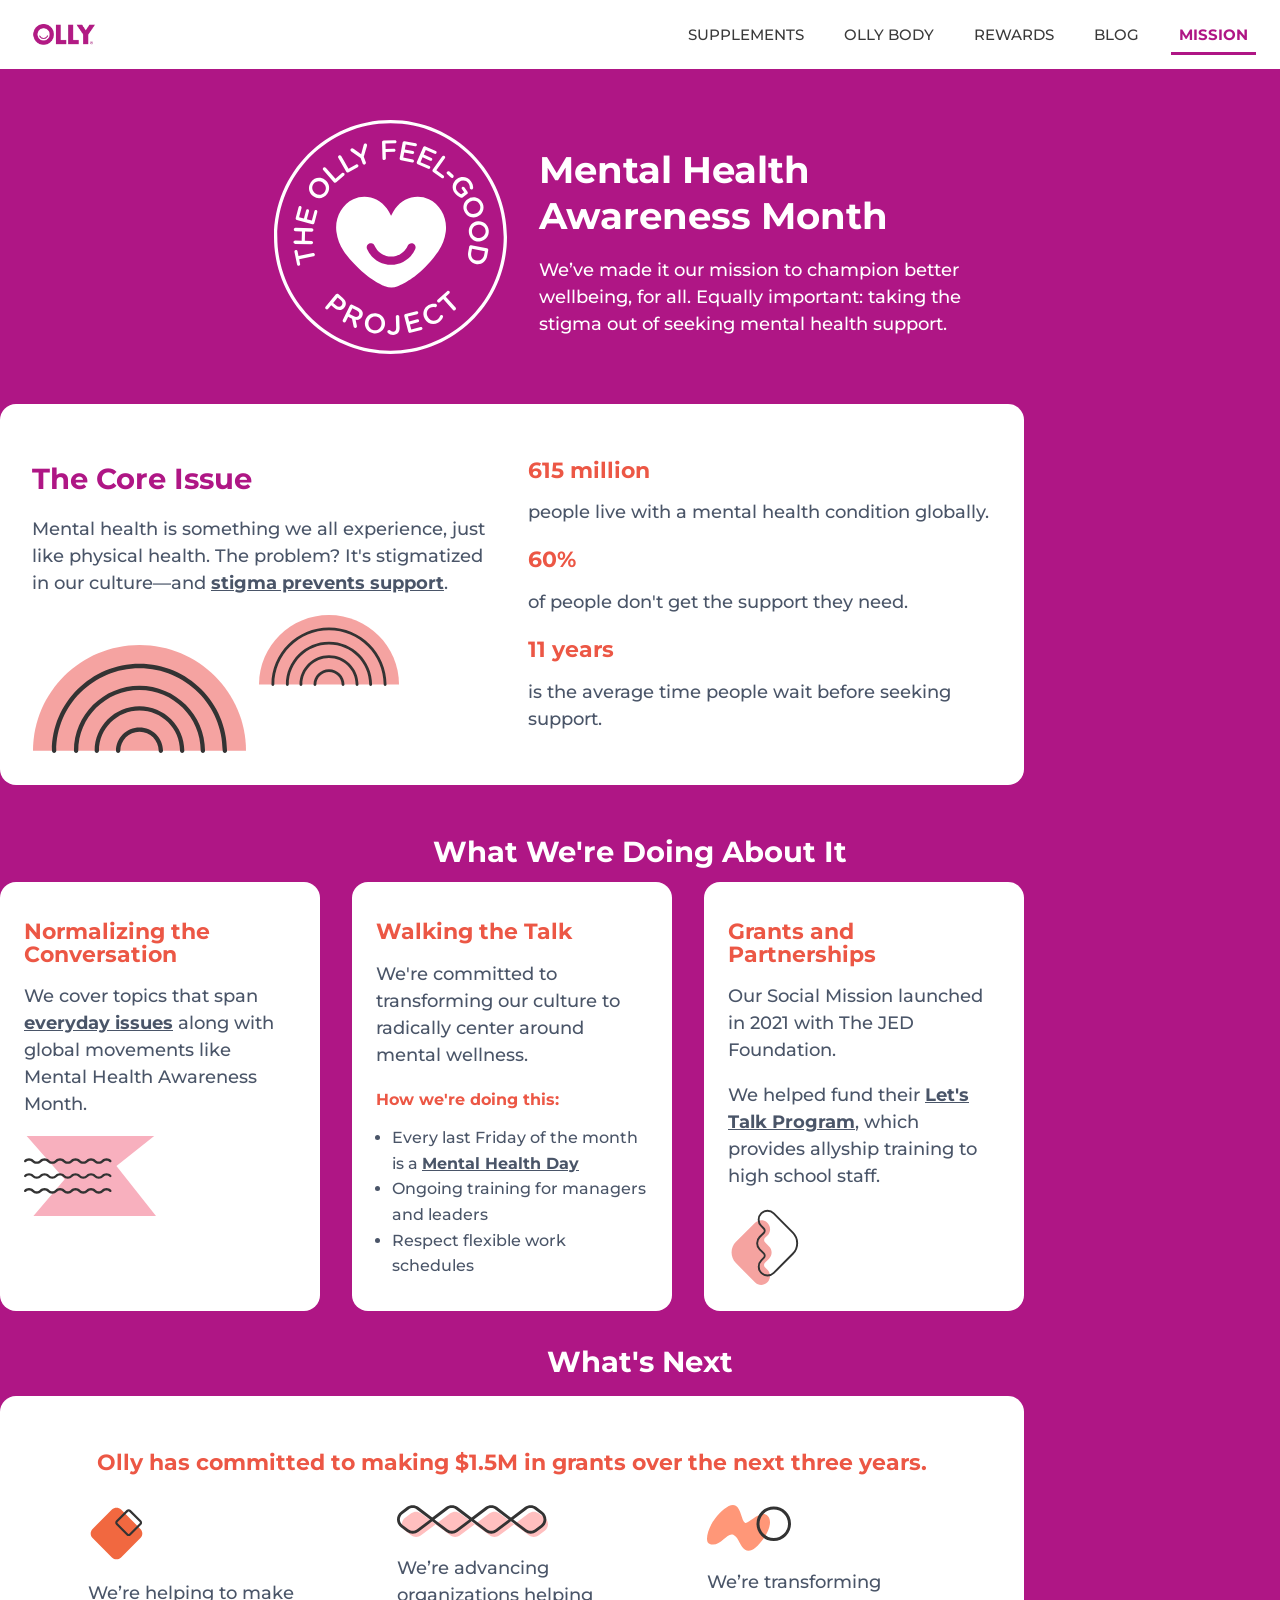
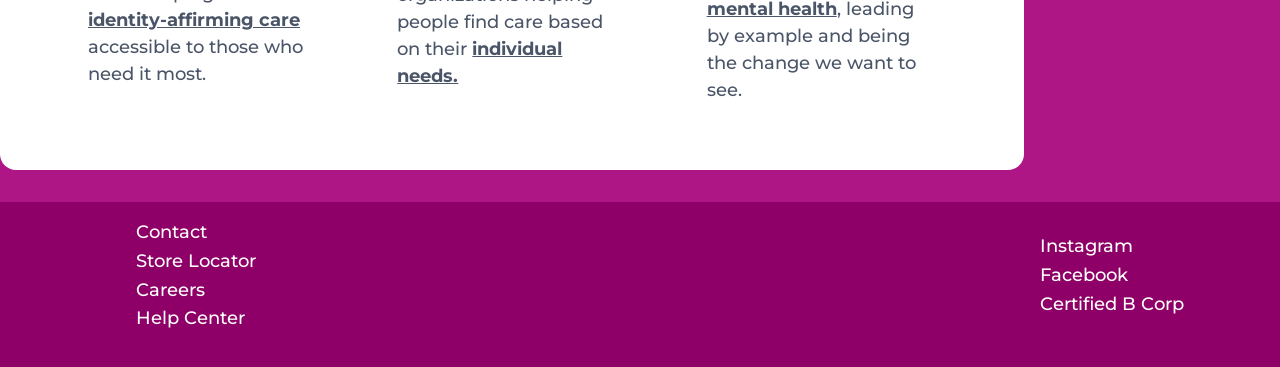
<file: index.html>
<!DOCTYPE html>
<html lang="en">

<head>
    <link rel="stylesheet" href="style.css"> 
    <meta name="viewport" content="width=device-width, initial-scale=1.0">
    <meta charset="UTF-8">
    <title>OLLY - Mental Health Awareness Month</title>
</head>

<body>

<header>
  <nav aria-label="Main Navigation" id="myTopnav">
  <a href="index.html" class="logo">
    <img src="media/olly-logo.webp" alt="Olly Logo">
  </a>
  
  <!-- <button class="icon" aria-label="Toggle menu" aria-controls="mySidepanel" aria-expanded="false" onclick="toggleNav()">
    <i class="fa fa-bars"></i>
  </button> -->

    <ul class="nav-links">
        <li><a href="/collections/olly-wellness">SUPPLEMENTS</a></li>
        <li><a href="/collections/olly-body">OLLY BODY</a></li>
        <li><a href="/pages/rewards">REWARDS</a></li>
        <li><a href="/blogs/the-well">BLOG</a></li>
        <li><a href="/pages/mental-health-awareness-month" aria-current="page">MISSION</a></li>
    </ul>
    </nav>

    <!-- Sidepanel
    <nav aria-label="Side Panel Navigation" id="mySidepanel" class="sidepanel" aria-hidden="true">
    <button class="closebtn" aria-label="Close menu" onclick="toggleNav()">&times;</button>
    <ul role="menu">
        <li><a role="menuitem" href="/collections/olly-wellness">SUPPLEMENTS</a></li>
        <li><a role="menuitem" href="/collections/olly-body">OLLY BODY</a></li>
        <li><a role="menuitem" href="/pages/rewards">REWARDS</a></li>
        <li><a role="menuitem" href="/blogs/the-well">BLOG</a></li>
        <li><a role="menuitem" href="/pages/mental-health-awareness-month" aria-current="page">MISSION</a></li>
    </ul>
    </nav> -->

    <!-- <script>
    function toggleNav() {
    const sidepanel = document.getElementById("mySidepanel");
    const button = document.querySelector(".icon");
    const isOpen = sidepanel.getAttribute("aria-hidden") === "false";

    sidepanel.setAttribute("aria-hidden", isOpen ? "true" : "false");
    button.setAttribute("aria-expanded", !isOpen);

    // Optional: prevent tabbing to background when open
    document.body.style.overflow = !isOpen ? "hidden" : "";
    }
    </script> -->
</header>

<main id="MainContent">
    <section aria-labelledby="hero-heading" id="hero">
        <div class="hero-media">
            <img
            src="media/mental-health-logo.svg"
            alt="Mental Health Awareness Month logo"
            />
        </div>

        <div class="hero-content">
            <h1 id="hero-heading">Mental Health Awareness Month</h1>
            <p>
            We’ve made it our mission to champion better wellbeing, for all.
            Equally important: taking the stigma out of seeking mental health support.
            </p>
        </div>
    </section>

  <section aria-labelledby="commitment-heading" id="commitment">
    <div class="commitment-content">
        <h2 id="commitment-heading">The Core Issue</h2>
        <p>
        Mental health is something we all experience, just like physical health. The problem? It's stigmatized in our culture—and <strong>stigma prevents support</strong>.
        </p>
        <img src="media/olly-decor-1.svg" alt="decorative image">
    </div>

    <div class="commitment-content">
        <h3 id="commitment-statistic1">615 million</h3>
        <p>people live with a mental health condition globally.</p>
        <h3 id="commitment-statistic2">60%</h3>
        <p>of people don't get the support they need.</p>
        <h3 id="commitment-statistic3">11 years</h3>
        <p>is the average time people wait before seeking support.</p>
    </div>
  </section>


  <section aria-labelledby="our-actions" id="our-actions">
        <h2 id="our-actions-heading">What We're Doing About It</h2>
        <section aria-labelledby="our-actions-grid" id="actions-grid">
            <section aria-labelledby="our-actions-card" id="actioncard">
                <h3>Normalizing the Conversation</h3>
                <p>We cover topics that span <strong>everyday issues</strong> along with global movements like Mental Health Awareness Month.</p>
                <img src="media/olly-decor-2.svg" alt="decorative image">
            </section>

            <section aria-labelledby="our-actions-card" id="actioncard">
                <h3>Walking the Talk</h3>
                <p>We're committed to transforming our culture to radically center around mental wellness.</p>
                <h4>How we're doing this:</h4>
                <ul>
                    <li>Every last Friday of the month is a <strong>Mental Health Day</strong></li>
                    <li>Ongoing training for managers and leaders</li>
                    <li>Respect flexible work schedules</li>
                </ul>
            </section>

            <section aria-labelledby="our-actions-card" id="actioncard">
                <h3>Grants and Partnerships</h3>
                <p>Our Social Mission launched in 2021 with The JED Foundation.</p>
                <p>We helped fund their <strong>Let's Talk Program</strong>, which provides allyship training to high school staff.</p>
                <img src="media/olly-decor-3.svg" alt="decorative image">
            </section>
        </section>
  </section>


  <section aria-labelledby="whats-next" id="whats-next">
        <h2 id="whats-next-heading">What's Next</h2>
        <section aria-labelledby="whats-next-content" id="whats-next-content">
            <h3>Olly has committed to making $1.5M in grants over the next three years.</h3>
                <section aria-labelledby="whats-next-grid" id="whats-next-grid">
                    <section aria-labelledby="whats-next-card" id="whats-next-card">
                        <img src="media/olly-decor-4.svg" alt="decorative image">
                        <p>We’re helping to make <strong>identity-affirming care</strong> accessible to those who need it most.</p>
                    </section>

                    <section aria-labelledby="whats-next-card" id="whats-next-card">
                        <img src="media/olly-decor-5.svg" alt="decorative image">
                        <p>We’re advancing organizations helping people find care based on their <strong>individual needs.</strong></p>
                    </section>

                    <section aria-labelledby="whats-next-card" id="whats-next-card">
                        <img src="media/olly-decor-6.svg" alt="decorative image">
                        <p>We’re transforming <strong>mental health</strong>, leading by example and being the change we want to see.</p>
                    </section>

                </section>
        </section>
  </section>
</main>

<footer>
  <nav aria-label="Footer-navigation">
    <ul>
      <li><a href="/pages/contact">Contact</a></li>
      <li><a href="/pages/find-a-store">Store Locator</a></li>
      <li><a href="https://boards.greenhouse.io/olly">Careers</a></li>
      <li><a href="https://help.olly.com">Help Center</a></li>
    </ul>
  </nav>

  <nav aria-label="Social-links">
    <ul>
      <li><a href="https://www.instagram.com/ollynutrition/">Instagram</a></li>
      <li><a href="https://www.facebook.com/OLLYnutrition/">Facebook</a></li>
      <li>
        <a href="https://www.bcorporation.net/en-us/find-a-b-corp/company/olly/">
          Certified B Corp
        </a>
      </li>
    </ul>
  </nav>
</footer>
</body>

</html>
</file>
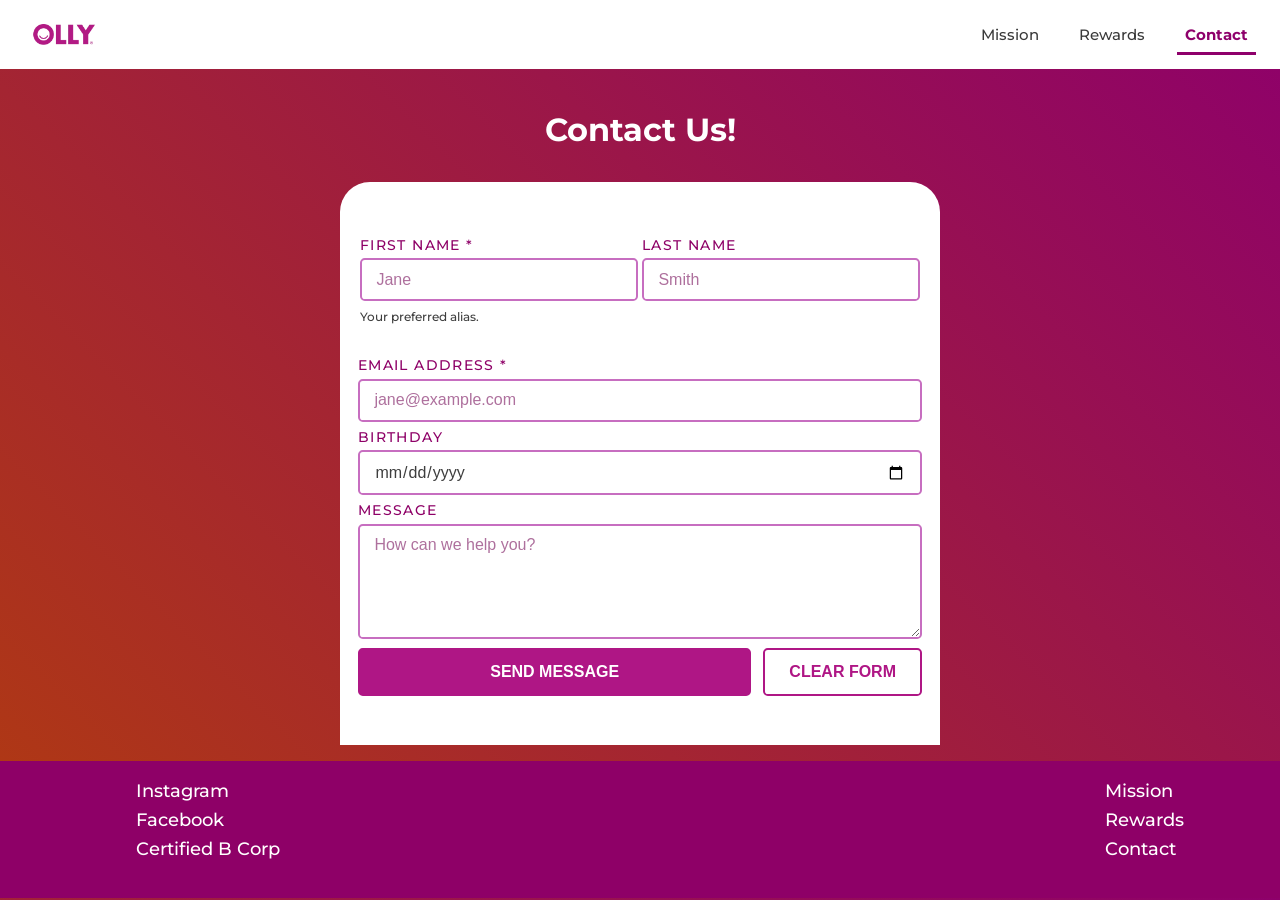
<file: finalcontact.html>
<!DOCTYPE html>
<html lang="en">

<head>
    <link rel="stylesheet" href="style.finalcontact.css"> 
    <meta name="viewport" content="width=device-width, initial-scale=1.0">
    <meta charset="UTF-8">
    <title>Contact Us</title>
</head>


<body>
    <header id="header">
        <a href="#MainContent" class="skip-navlink">Skip to main content</a>
        <nav aria-label="Main Navigation" id="myTopnav">
            <a href="finalmission.html" class="logo">
                <img src="media/olly-logo.webp" alt="Olly" aria-describedby="Olly">
            </a>
            <ul class="nav-links" aria-label="nav-links">
                    <li aria-label="navigate-to-mission"><a href="finalmission.html">Mission</a></li>
                    <li aria-label="navigate-to-rewards"><a href="finalreward.html">Rewards</a></li>
                <li aria-label="current-page-contact"><a href="finalcontact.html" aria-current="page">Contact</a></li>
            </ul>
        </nav>
    </header>

    

    <main id="MainContent" tabindex="-1">
        <h4>Contact Us!</h4>
        <form id="contact" action="https://formspree.io/f/xkoqkzqr" method="post" aria-label="contact-form">
            <fieldset class="field-layout" aria-label="contact-form-content">
                <fieldset class="field-row" aria-label="full-name-input">
                    <legend class="sr-only">Full name</legend>
                    <fieldset aria-labelledby="first-name">
                        <label for="fname">First name <span class="req-star" aria-hidden="true">*</span></label>
                        <input type="text" id="fname" name="fname" placeholder="Jane" autocomplete="given-name" required aria-required="true"
                            aria-describedby="fname-hint">
                        <span class="hint" id="fname-hint">Your preferred alias.</span>
                    </fieldset>

                    <fieldset aria-labelledby="last-name">
                        <label for="lname">Last name</label>
                        <input type="text" id="lname" name="lname" placeholder="Smith" autocomplete="family-name">
                    </fieldset>
                </fieldset>


                <fieldset aria-label="email-address-input">
                    <label for="email" aria-labelledby="email-address"> Email address <span class="req-star" aria-hidden="true">*</span></label>
                    <input type="email" id="email" name="email" placeholder="jane@example.com" autocomplete="email" inputmode="email" required aria-required="true" aria-labelledby="email-address">     
                </fieldset>


                <fieldset aria-label="birthday-input">
                    <label for="birthdaytime" aria-labelledby="birthday">Birthday</label>
                    <input type="date" id="birthday" name="birthday" min="1900-01-01" max="2016-01-01" autocomplete="bday" aria-describedby="bday-hint" >
                </fieldset>
                
                <fieldset aria-label="message-input"> 
                    <label for="message" aria-labelledby="your-message">Message</label>
                    <textarea id="message" name="message" placeholder="How can we help you?" maxlength="1500" rows="5" aria-describedby="message-hint"></textarea>
                </fieldset>


                <fieldset class="actions" aria-label="form-actions">
                    <input type="submit" id="contact-submit" value="Send Message" aria-label="submit contact form">
                    <input type="reset" value="Clear form" aria-label="Clear all fields and start over">
                </fieldset>
                <p id="form-status" role="status" aria-live="polite" aria-atomic="true"></p>
    
            </fieldset> 
        </form>
    </main>

    <script>
        window.onbeforeunload = () => {
        for(const form of document.getElementsByTagName('form')) {
            form.reset();
        }
        }
    </script>


    <footer>
        <a href="#header" class="skip-footerlink">Skip footer links</a>
        <section class="social-links" aria-label="Social-links">
            <ul aria-label="social-links">
                <li aria-label="link-Instagram"><a href="#void">Instagram</a></li>
                <li aria-label="link-Facebook"><a href="#void">Facebook</a></li>
                <li aria-label="link-Certified-B-Corp"><a href="#void">Certified B Corp</a></li>
            </ul>
        </section>
        <section aria-label="Footer-navigation">
            <ul aria-label="nav-links">
                <li aria-label="navigate-to-mission"><a href="finalmission.html">Mission</a></li>
                <li aria-label="navigate-to-rewards"><a href="finalreward.html">Rewards</a></li>
                <li aria-label="current-page-contact"><a href="finalcontact.html" aria-current="page">Contact</a></li>
            </ul>
        </section>
    </footer>
</body>
</html>
</file>
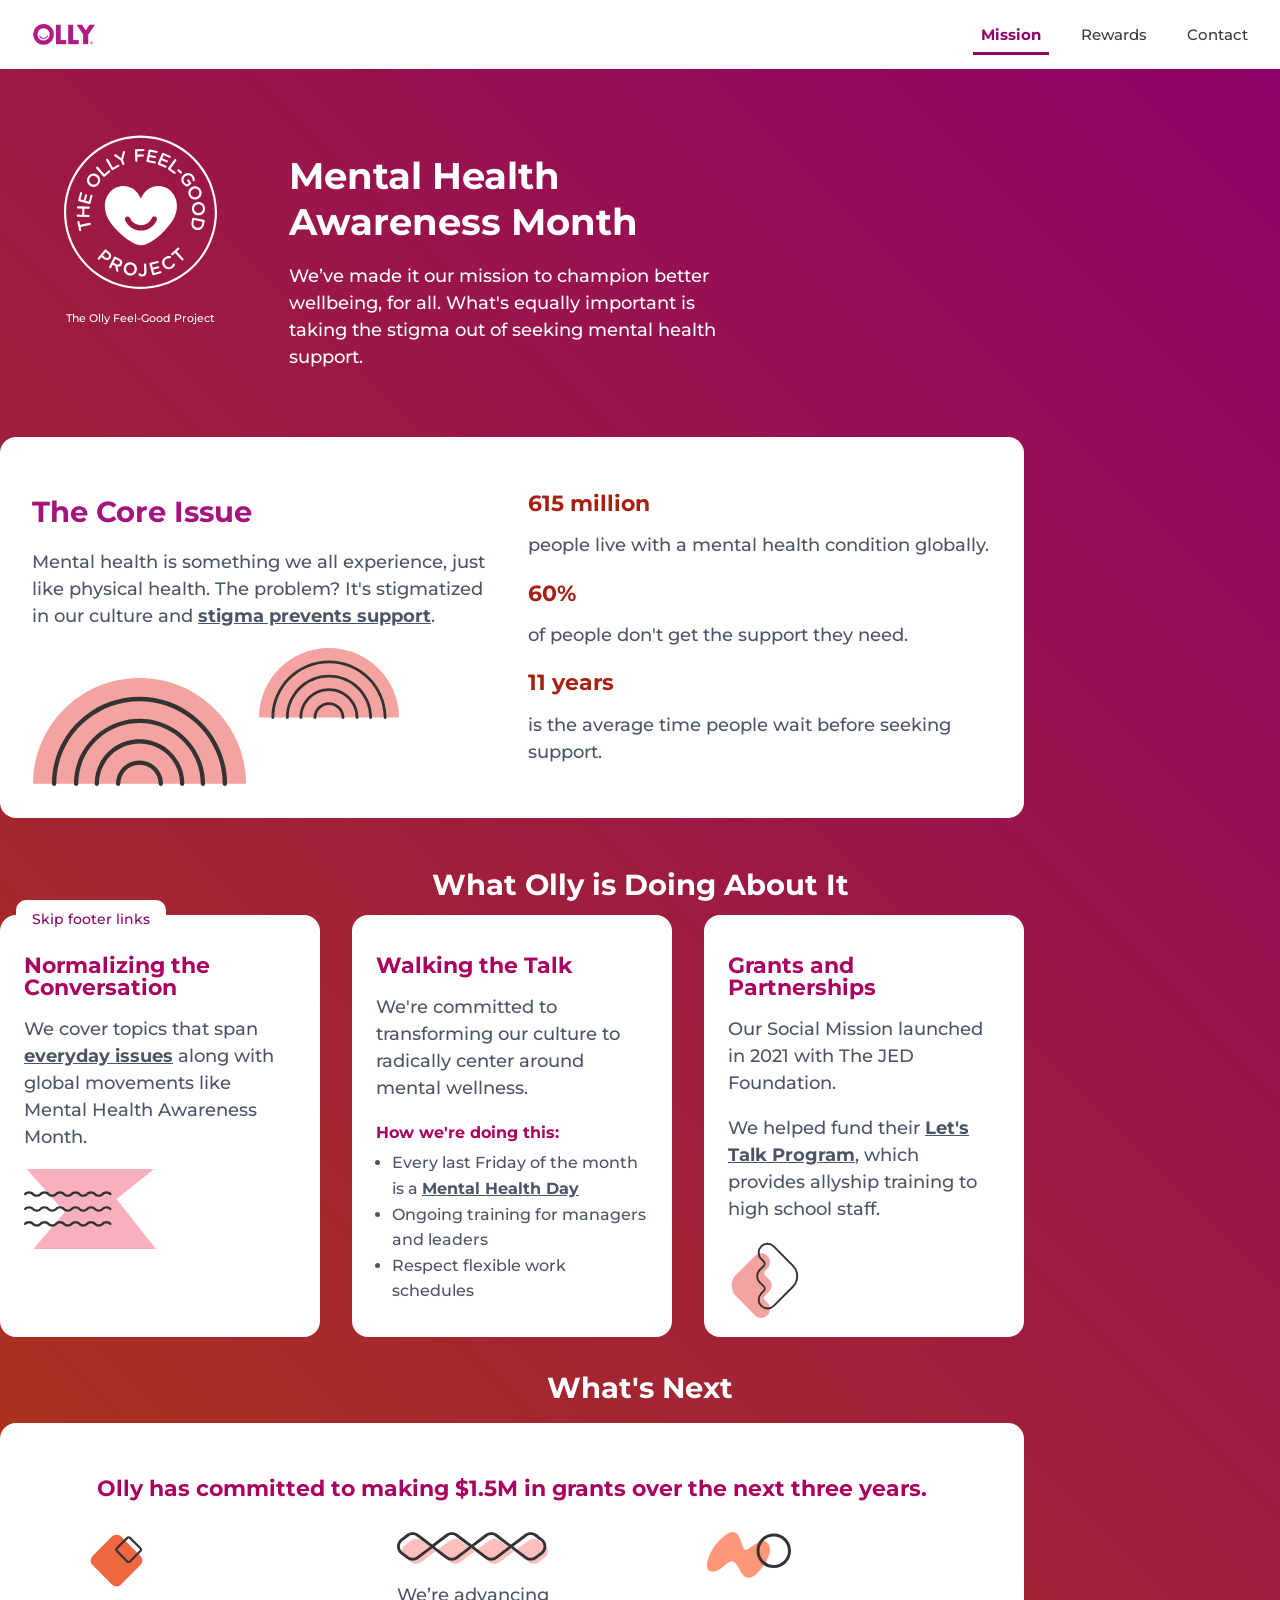
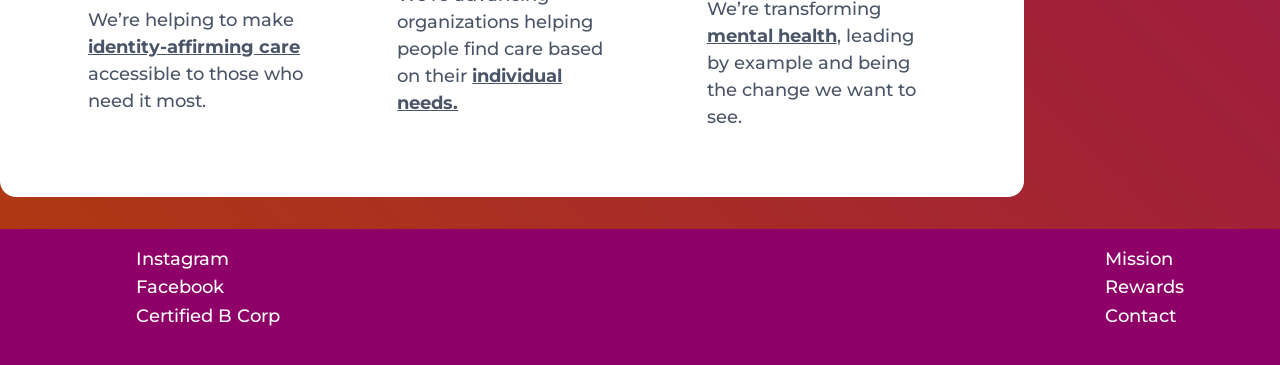
<file: finalmission.html>
<!DOCTYPE html>
<html lang="en">

<head>
    <link rel="stylesheet" href="style.finalcontact.css"> 
    <meta name="viewport" content="width=device-width, initial-scale=1.0">
    <meta charset="UTF-8">
    <title>Our Mission</title>
</head>

<body>
    <header id="header">
        <a href="#MainContent" class="skip-navlink">Skip to main content</a>
        <nav aria-label="Main Navigation" id="myTopnav">
            <a href="finalmission.html" class="logo">
                <img src="media/olly-logo.webp" alt="Olly">
            </a>
            <ul class="nav-links" aria-label="nav-links">
                <li aria-label="current-page-mission"><a href="finalmission.html" aria-current="page">Mission</a></li>
                <li aria-label="navigate-to-rewards"><a href="finalreward.html">Rewards</a></li>
                <li aria-label="navigate-to-contact"><a href="finalcontact.html">Contact</a></li>
            </ul>
        </nav>
    </header>

    <main id="MainContent" tabindex="-1">
        <section aria-labelledby="hero-heading" id="hero">
            <figure class="hero-media" aria-label="Words reading The Olly Feel-Good Project wrapped around a heart shape">
                <img
                src="media/mental-health-logo.svg"
                alt="Words reading The Olly Feel-Good Project wrapped around a heart shape">
                <figcaption id="hero-image-description">The Olly Feel-Good Project</figcaption>
            </figure>
            <section class="hero-content" aria-labelledby="hero-content">
                <h1 id="hero-heading">Mental Health Awareness Month</h1>
                <p>
                We’ve made it our mission to champion better wellbeing, for all.
                What's equally important is taking the stigma out of seeking mental health support.
                </p>
            </section>
        </section>

        <section aria-labelledby="commitment-heading" id="commitment">
            <section class="commitment-content" aria-labelledby="commitment-content">
                <h2 id="commitment-heading">The Core Issue</h2>
                <p>
                Mental health is something we all experience, just like physical health. The problem? It's stigmatized in our culture and <strong>stigma prevents support</strong>.
                </p>
                <img src="media/olly-decor-1.svg" alt="two decorative pink half circles facing down">
            </section>

            <section class="commitment-content" aria-labelledby="commitment-statistics">
                <h3 id="commitment-statistic1">615 million</h3>
                <p>people live with a mental health condition globally.</p>
                <h3 id="commitment-statistic2">60%</h3>
                <p>of people don't get the support they need.</p>
                <h3 id="commitment-statistic3">11 years</h3>
                <p>is the average time people wait before seeking support.</p>
            </section>
        </section>


        <section aria-labelledby="our-actions" id="our-actions">
            <h2 id="our-actions-heading">What Olly is Doing About It</h2>
            
            <section aria-label="our-actions-content" id="actions-grid">
                <article aria-label="our-actions-card1" id="actioncard">
                    <h3>Normalizing the Conversation</h3>
                    <p>We cover topics that span <strong>everyday issues</strong> along with global movements like Mental Health Awareness Month.</p>
                    <img src="media/olly-decor-2.svg" alt="a decorative hourglass with pink fill and black wavy lines">
                </article>
                <article aria-label="our-actions-card2" id="actioncard">
                    <h3>Walking the Talk</h3>
                    <p>We're committed to transforming our culture to radically center around mental wellness.</p>
                    <h4>How we're doing this:</h4>
                    <ul aria-label="walking-the-talk-list">
                        <li aria-label="walking-the-talk-list1">Every last Friday of the month is a <strong>Mental Health Day</strong></li>
                        <li aria-label="walking-the-talk-list2">Ongoing training for managers and leaders</li>
                        <li aria-label="walking-the-talk-list3">Respect flexible work schedules</li>
                    </ul>
                </article>
                <article aria-label="our-actions-card3" id="actioncard">
                    <h3>Grants and Partnerships</h3>
                    <p>Our Social Mission launched in 2021 with The JED Foundation.</p>
                    <p>We helped fund their <strong>Let's Talk Program</strong>, which provides allyship training to high school staff.</p>
                    <img src="media/olly-decor-3.svg" alt="two decorative pink half triangles facing each other">
                </article>
            
            </section>
        
        </section>


        <section aria-label="whats-next-section" id="whats-next">
            <h2 id="whats-next-heading">What's Next</h2>

                <section aria-labelledby="whats-next-content" id="whats-next-content">
                    <h3>Olly has committed to making $1.5M in grants over the next three years.</h3>
                    
                    <section aria-label="whats-next-content" id="whats-next-grid">
                        
                        <article aria-label="whats-next-card1" id="whats-next-card">
                            <img src="media/olly-decor-4.svg" alt="two decorative diamonds">
                            <p>We’re helping to make <strong>identity-affirming care</strong> accessible to those who need it most.</p>
                        </article>
                        <article aria-label="whats-next-card2" id="whats-next-card">
                            <img src="media/olly-decor-5.svg" alt="a row of 4 decorative diamonds that are connected">
                            <p>We’re advancing organizations helping people find care based on their <strong>individual needs.</strong></p>
                        </article>
                        <article aria-label="whats-next-card3" id="whats-next-card">
                            <img src="media/olly-decor-6.svg" alt="a decorative blob with an outlined circle to the right">
                            <p>We’re transforming <strong>mental health</strong>, leading by example and being the change we want to see.</p>
                        </article>
                    
                    </section>
                
                </section>

        </section>
    </main>

    <footer>
        <a href="#header" class="skip-footerlink">Skip footer links</a>
        <section class="social-links" aria-label="Social-links">
            <ul aria-label="social-links">
                <li aria-label="link-Instagram"><a href="#void">Instagram</a></li>
                <li aria-label="link-Facebook"><a href="#void">Facebook</a></li>
                <li aria-label="link-Certified-B-Corp"><a href="#void">Certified B Corp</a></li>
            </ul>
        </section>
        <section aria-label="Footer-navigation">
            <ul aria-label="footer-links">
                <li aria-label="current-page-mission"><a href="finalmission.html">Mission</a></li>
                <li aria-label="navigate-to-rewards"><a href="finalreward.html">Rewards</a></li>
                <li aria-label="navigate-to-contact"><a href="finalcontact.html">Contact</a></li>
            </ul>
        </section>
    </footer>
</body>
</html>
</file>
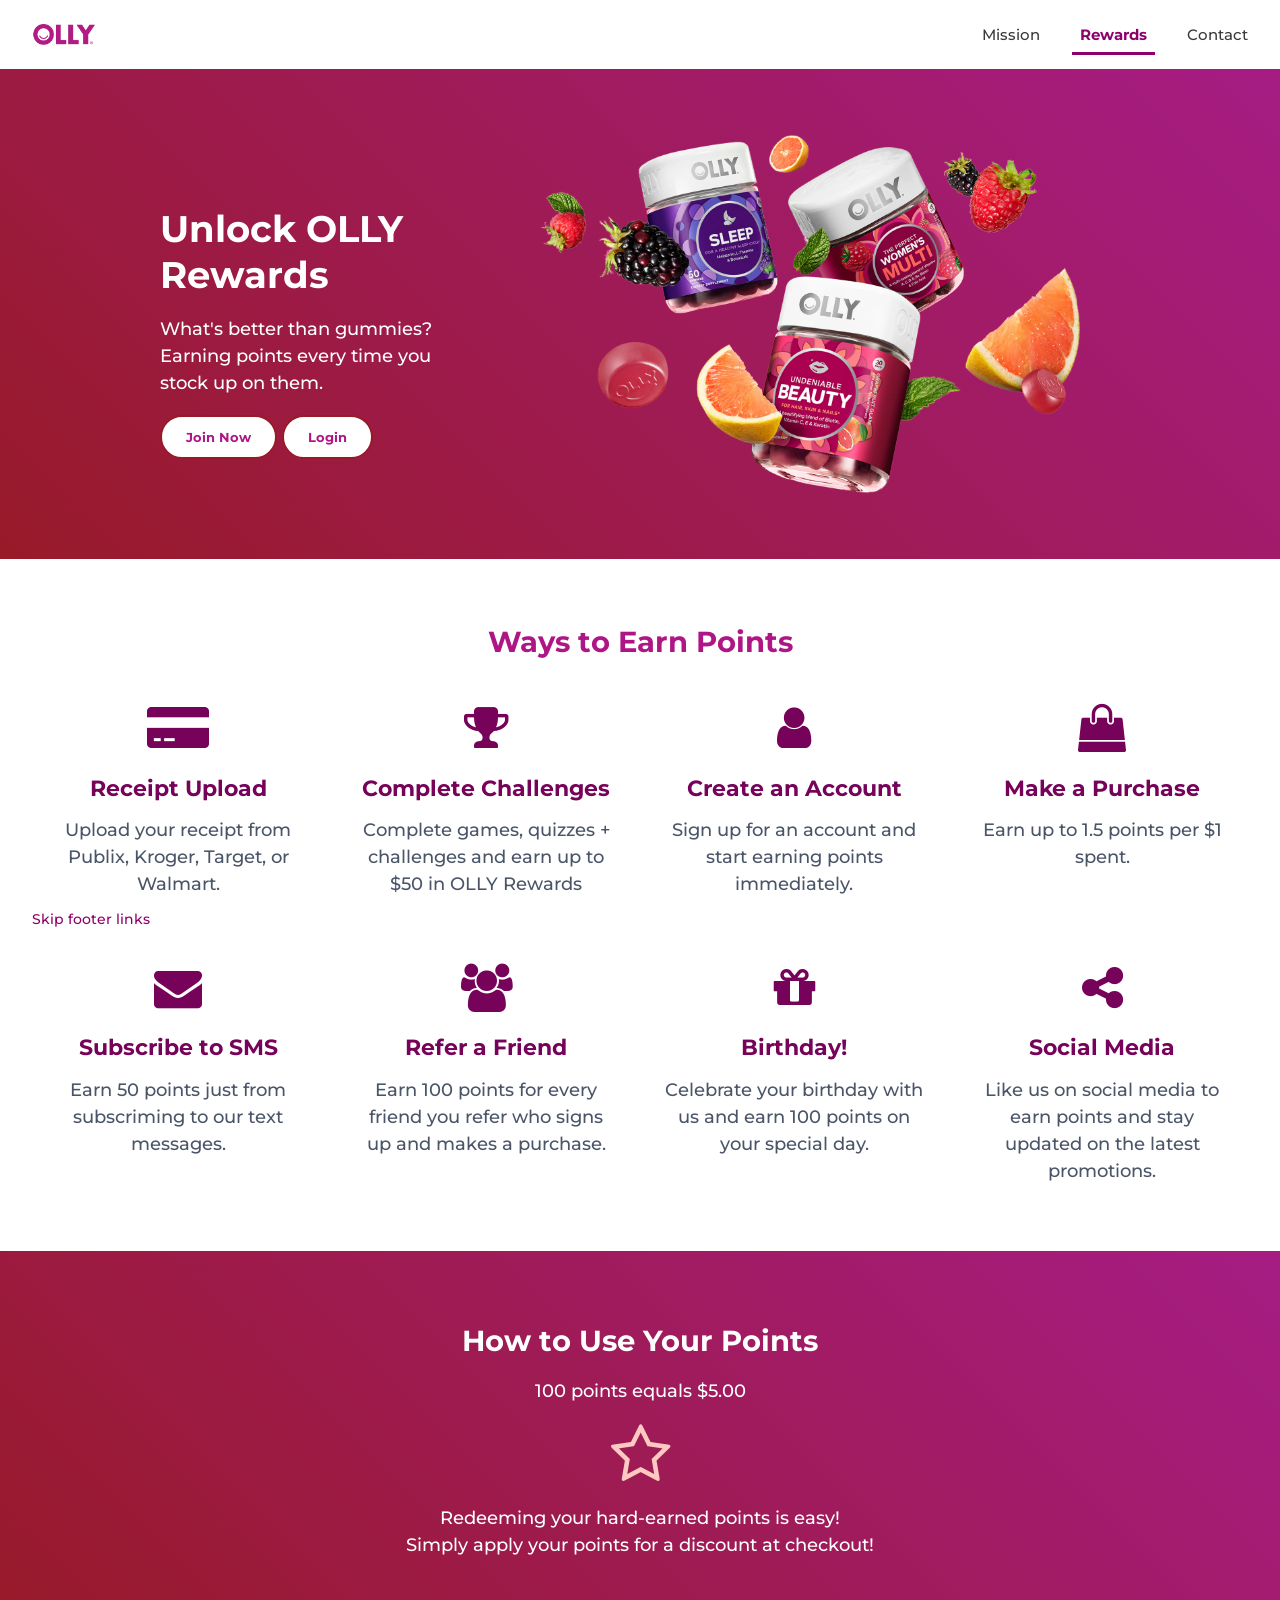
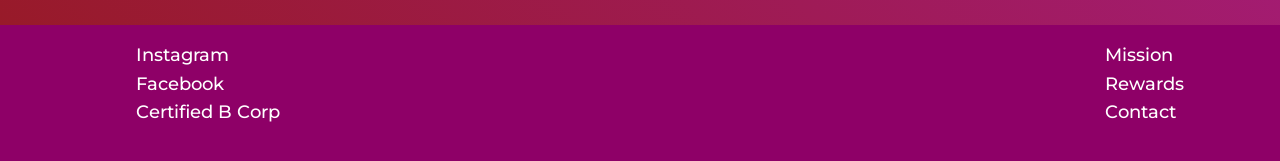
<file: finalreward.html>
<!DOCTYPE html>
<html lang="en">

<head>
    <link rel="stylesheet" href="style.finalcontact.css"> 
    <link rel="stylesheet" href="https://cdnjs.cloudflare.com/ajax/libs/font-awesome/4.7.0/css/font-awesome.min.css">
    <meta name="viewport" content="width=device-width, initial-scale=1.0">
    <meta charset="UTF-8">
    <title>Rewards</title>
</head>

<body>
    <header id="header">
        <a href="#MainContent" class="skip-navlink">Skip to main content</a>
        <nav aria-label="Main Navigation" id="myTopnav">
            <a href="finalmission.html" class="logo" aria-label="Olly">
                <img src="media/olly-logo.webp" alt="Olly">
            </a>
            <ul class="nav-links" aria-label="nav-links">
                <li aria-label="navigate-to-mission"><a href="finalmission.html">Mission</a></li>
                <li aria-label="current-page-rewards"><a href="finalreward.html" aria-current="page">Rewards</a></li>
                <li aria-label="navigate-to-contact"><a href="finalcontact.html">Contact</a></li>
            </ul>
        </nav>
    </header>

    <main id="MainContent" tabindex="-1">
        <section aria-label="rewards-hero-section" id="reward-hero-section">
            <article class="reward-hero-content" aria-label="reward-hero-content">
                <h1 id="reward-hero-heading">Unlock OLLY Rewards</h1>
                <p>
                    What's better than gummies? <br>Earning points every time you stock up on them.
                </p>
                <a href="finalreward.html"><button class="reward-button">Join Now</button></a>
                <a href="finalreward.html"><button class="reward-button">Login</button></a>
            </article>
            
            <figure class="reward-hero-media" aria-describedby="three bottles of olly gummies in the air. From left to right: One is for Sleep. One is for Beauty. One is the perfect womens multi-vitamin.">
                <img src="media/olly-gummies.webp"
                alt="three bottles of olly gummies in the air. From left to right: One is for Sleep. One is for Beauty. One is the perfect womens multi-vitamin."> 
            </figure>
        </section> 

        <section aria-label="how-to-earn-points-section" id="earn-points-section">
            <h2 id="earn-points-heading">Ways to Earn Points</h2>
            <section id="earn-points-grid" aria-label="how-to-earn-points-content">
                <article class="earn-points-card" aria-label="earn-points-method1">
                    <i class="fa fa-credit-card-alt" id="rewards-icon" aria-hidden="true"></i>
                    <h3 id="earn-points-card">Receipt Upload</h3>
                    <p>
                        Upload your receipt from Publix, Kroger, Target, or Walmart.
                    </p>
                    
                </article>

                <article class="earn-points-card" aria-label="earn-points-method2">
                    <i class="fa fa-trophy" id="rewards-icon" aria-hidden="true"></i>
                    <h3 id="earn-points-card1">Complete Challenges</h3>
                    <p>
                        Complete games, quizzes + challenges and earn up to $50 in OLLY Rewards
                    </p>
                </article>

                <article class="earn-points-card" aria-label="earn-points-method3">
                    <i class="fa fa-user" id="rewards-icon"aria-hidden="true"></i>

                    <h3 id="earn-points-card1">Create an Account</h3>
                    <p>
                        Sign up for an account and start earning points immediately.
                    </p>
                </article>

                <article class="earn-points-card" aria-label="earn-points-method4">
                    <i class="fa fa-shopping-bag" id="rewards-icon" aria-hidden="true"></i>
                    <h3 id="earn-points-card1">Make a Purchase</h3>
                    <p>
                    Earn up to 1.5 points per $1 spent.
                    </p>
                </article>

                <article class="earn-points-card" aria-label="earn-points-method5">
                    <i class="fa fa-envelope" id="rewards-icon" aria-hidden="true"></i>
                    <h3 id="earn-points-card1">Subscribe to SMS</h3>
                    <p>
                    Earn 50 points just from subscriming to our text messages.
                    </p>
                </article>

                <article class="earn-points-card" aria-label="earn-points-method6">
                    <i class="fa fa-users" id="rewards-icon" aria-hidden="true"></i>
                    <h3 id="earn-points-card1">Refer a Friend</h3>
                    <p>
                    Earn 100 points for every friend you refer who signs up and makes a purchase.
                    </p>
                </article>

                <article class="earn-points-card" aria-label="earn-points-method7">
                    <i class="fa fa-gift" id="rewards-icon" aria-hidden="true"></i>
                    <h3 id="earn-points-card1">Birthday!</h3>
                    <p>
                    Celebrate your birthday with us and earn 100 points on your special day.
                    </p>
                </article>

                <article class="earn-points-card" aria-label="earn-points-method8">
                    <i class="fa fa-share-alt" id="rewards-icon" aria-hidden="true"></i>
                    <h3 id="earn-points-card1">Social Media</h3>
                    <p>
                    Like us on social media to earn points and stay updated on the latest promotions.
                    </p>
                </article>
            </section>
        </section>


        <section aria-label="how-to-use-points-section" id="use-points-section">
            <h2 id="use-points-heading">How to Use Your Points</h2>
            <p>100 points equals $5.00</p>
            <i class="fa fa-star-o" id="rewards-icon2" aria-hidden="true"></i>
            <p>Redeeming your hard-earned points is easy! <br> Simply apply your points for a discount at checkout!</p>

        </section>
    </main>

    <footer>
        <a href="#header" class="skip-footerlink">Skip footer links</a>
        <section class="social-links" aria-label="Social-links">
            <ul aria-label="social-links">
                <li aria-label="link-Instagram"><a href="#void">Instagram</a></li>
                <li aria-label="link-Facebook"><a href="#void">Facebook</a></li>
                <li aria-label="link-Certified-B-Corp"><a href="#void">Certified B Corp</a></li>
            </ul>
        </section>
        <section aria-label="Footer-navigation">
            <ul aria-label="nav-links">
                <li aria-label="navigate-to-mission"><a href="finalmission.html">Mission</a></li>
                <li aria-label="current-page-rewards"><a href="finalreward.html" aria-current="page">Rewards</a></li>
                <li aria-label="navigate-to-contact"><a href="finalcontact.html">Contact</a></li>
            </ul>
        </section>
    </footer>
</body>
</html>
</file>
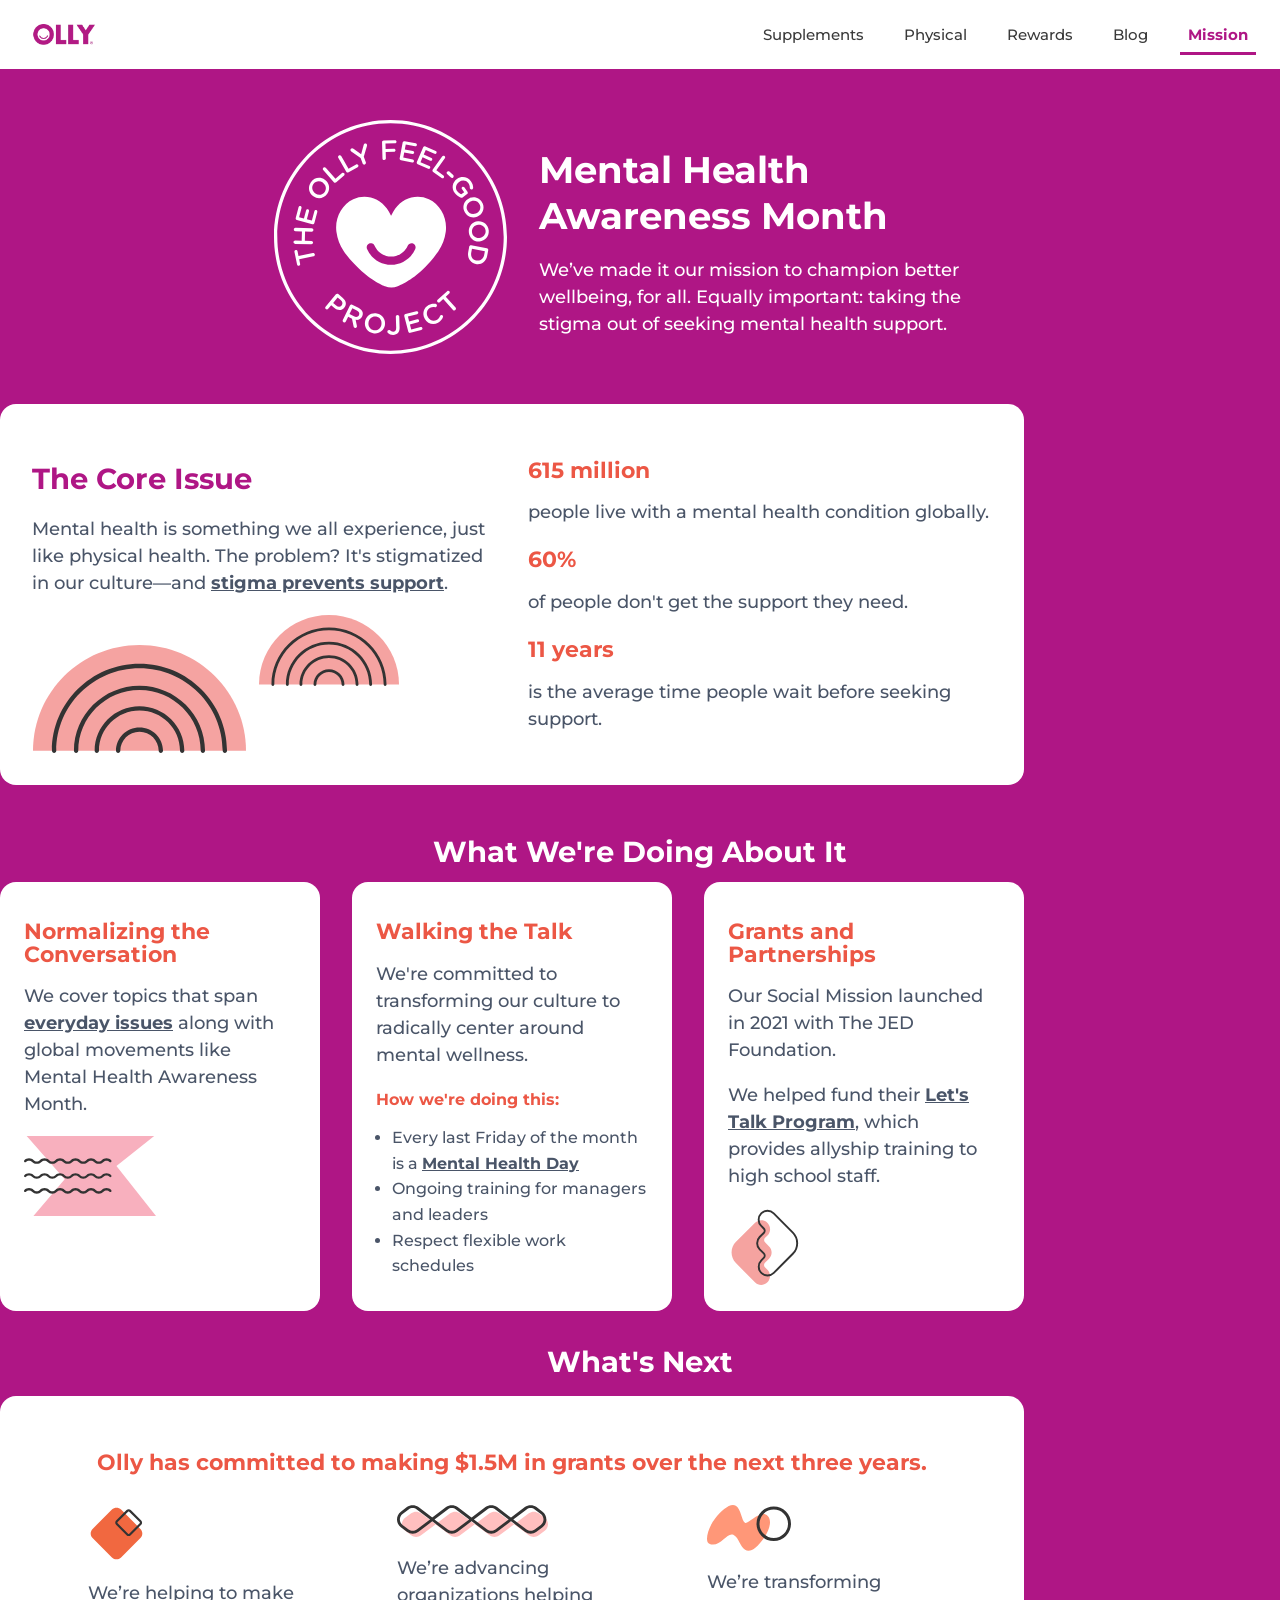
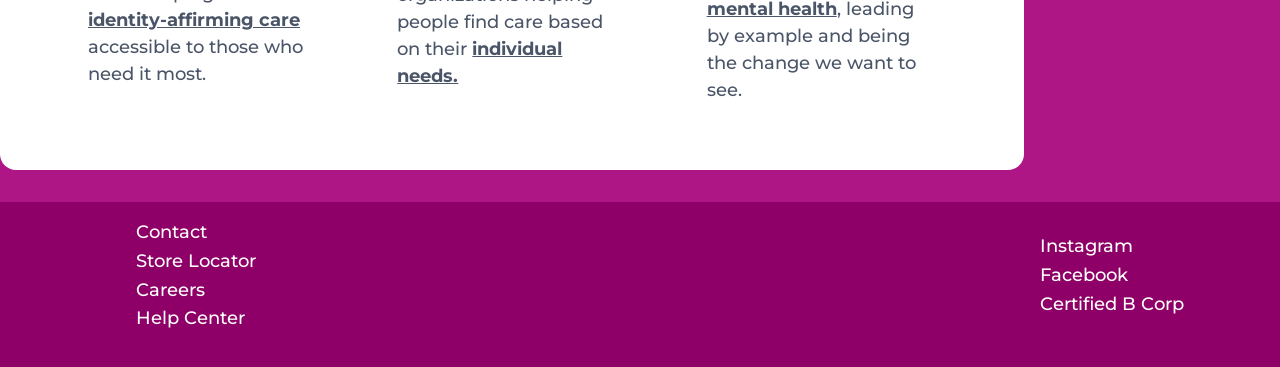
<file: homework2.html>
<!DOCTYPE html>
<html lang="en">

<head>
    <link rel="stylesheet" href="style2.css"> 
    <meta name="viewport" content="width=device-width, initial-scale=1.0">
    <meta charset="UTF-8">
    <title>OLLY - Mental Health Awareness Month</title>
</head>

<body>

<header>
    <nav aria-label="Main Navigation" id="myTopnav">
        <a href="index.html" class="logo">
            <img src="media/olly-logo.webp" alt="Olly Logo">
        </a>

        <ul class="nav-links">
            <li><a href="/collections/olly-wellness">Supplements</a></li>
            <li><a href="/collections/olly-body">Physical</a></li>
            <li><a href="/pages/rewards">Rewards</a></li>
            <li><a href="/blogs/the-well">Blog</a></li>
            <li><a href="/pages/mental-health-awareness-month" aria-current="page">Mission</a></li>
        </ul>
    </nav>
</header>

<main id="MainContent">
    <section aria-labelledby="hero-heading" id="hero">
        <div class="hero-media">
            <img
            src="media/mental-health-logo.svg"
            alt="Mental Health Awareness Month logo"
            />
        </div>

        <div class="hero-content">
            <h1 id="hero-heading">Mental Health Awareness Month</h1>
            <p>
            We’ve made it our mission to champion better wellbeing, for all.
            Equally important: taking the stigma out of seeking mental health support.
            </p>
        </div>
    </section>

  <section aria-labelledby="commitment-heading" id="commitment">
    <div class="commitment-content">
        <h2 id="commitment-heading">The Core Issue</h2>
        <p>
        Mental health is something we all experience, just like physical health. The problem? It's stigmatized in our culture—and <strong>stigma prevents support</strong>.
        </p>
        <img src="media/olly-decor-1.svg" alt="decorative image">
    </div>

    <div class="commitment-content">
        <h3 id="commitment-statistic1">615 million</h3>
        <p>people live with a mental health condition globally.</p>
        <h3 id="commitment-statistic2">60%</h3>
        <p>of people don't get the support they need.</p>
        <h3 id="commitment-statistic3">11 years</h3>
        <p>is the average time people wait before seeking support.</p>
    </div>
  </section>


  <section aria-labelledby="our-actions" id="our-actions">
        <h2 id="our-actions-heading">What We're Doing About It</h2>
        <section aria-labelledby="our-actions-grid" id="actions-grid">
            <section aria-labelledby="our-actions-card" id="actioncard">
                <h3>Normalizing the Conversation</h3>
                <p>We cover topics that span <strong>everyday issues</strong> along with global movements like Mental Health Awareness Month.</p>
                <img src="media/olly-decor-2.svg" alt="decorative image">
            </section>

            <section aria-labelledby="our-actions-card" id="actioncard">
                <h3>Walking the Talk</h3>
                <p>We're committed to transforming our culture to radically center around mental wellness.</p>
                <h4>How we're doing this:</h4>
                <ul>
                    <li>Every last Friday of the month is a <strong>Mental Health Day</strong></li>
                    <li>Ongoing training for managers and leaders</li>
                    <li>Respect flexible work schedules</li>
                </ul>
            </section>

            <section aria-labelledby="our-actions-card" id="actioncard">
                <h3>Grants and Partnerships</h3>
                <p>Our Social Mission launched in 2021 with The JED Foundation.</p>
                <p>We helped fund their <strong>Let's Talk Program</strong>, which provides allyship training to high school staff.</p>
                <img src="media/olly-decor-3.svg" alt="decorative image">
            </section>
        </section>
  </section>


  <section aria-labelledby="whats-next" id="whats-next">
        <h2 id="whats-next-heading">What's Next</h2>
        <section aria-labelledby="whats-next-content" id="whats-next-content">
            <h3>Olly has committed to making $1.5M in grants over the next three years.</h3>
                <section aria-labelledby="whats-next-grid" id="whats-next-grid">
                    <section aria-labelledby="whats-next-card" id="whats-next-card">
                        <img src="media/olly-decor-4.svg" alt="decorative image">
                        <p>We’re helping to make <strong>identity-affirming care</strong> accessible to those who need it most.</p>
                    </section>

                    <section aria-labelledby="whats-next-card" id="whats-next-card">
                        <img src="media/olly-decor-5.svg" alt="decorative image">
                        <p>We’re advancing organizations helping people find care based on their <strong>individual needs.</strong></p>
                    </section>

                    <section aria-labelledby="whats-next-card" id="whats-next-card">
                        <img src="media/olly-decor-6.svg" alt="decorative image">
                        <p>We’re transforming <strong>mental health</strong>, leading by example and being the change we want to see.</p>
                    </section>

                </section>
        </section>
  </section>
</main>

<footer>
  <nav aria-label="Footer-navigation">
    <ul>
      <li><a href="/pages/contact">Contact</a></li>
      <li><a href="/pages/find-a-store">Store Locator</a></li>
      <li><a href="https://boards.greenhouse.io/olly">Careers</a></li>
      <li><a href="https://help.olly.com">Help Center</a></li>
    </ul>
  </nav>

  <nav aria-label="Social-links">
    <ul>
      <li><a href="https://www.instagram.com/ollynutrition/">Instagram</a></li>
      <li><a href="https://www.facebook.com/OLLYnutrition/">Facebook</a></li>
      <li>
        <a href="https://www.bcorporation.net/en-us/find-a-b-corp/company/olly/">
          Certified B Corp
        </a>
      </li>
    </ul>
  </nav>
</footer>
</body>

</html>
</file>
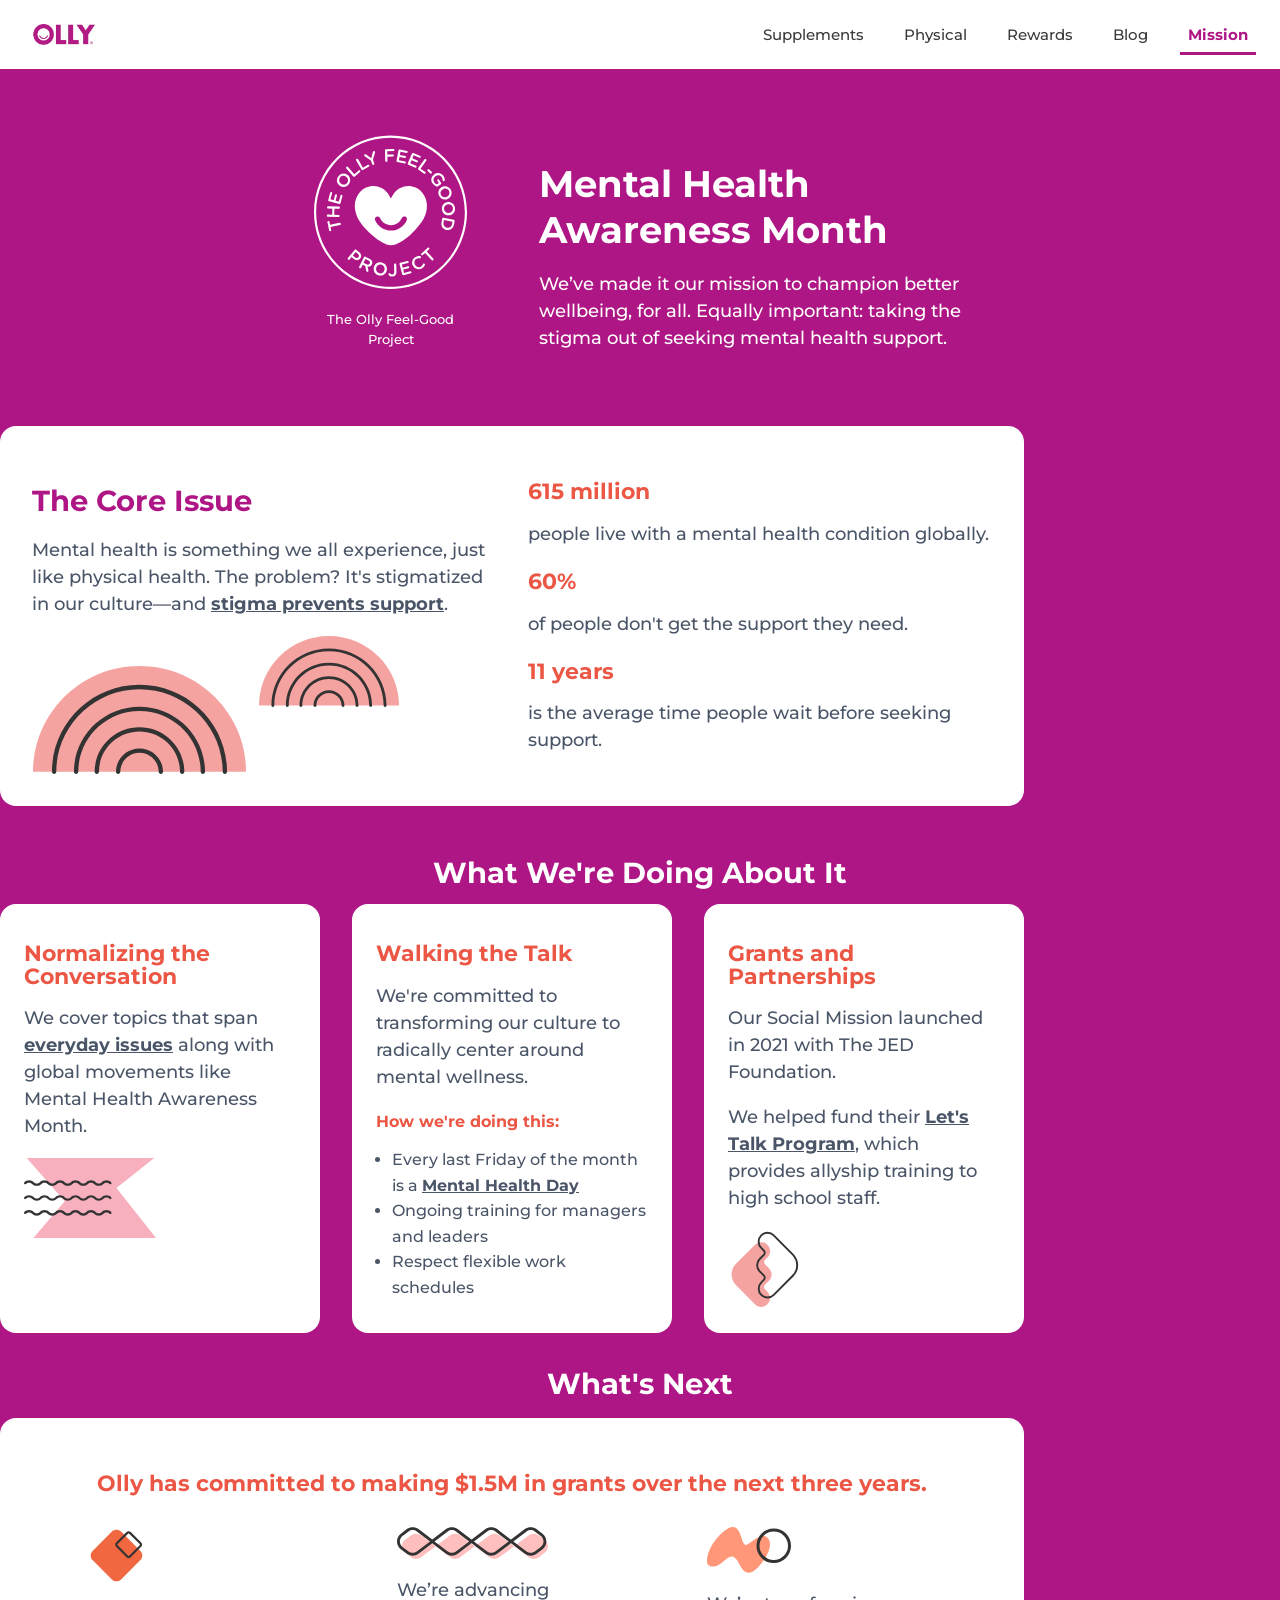
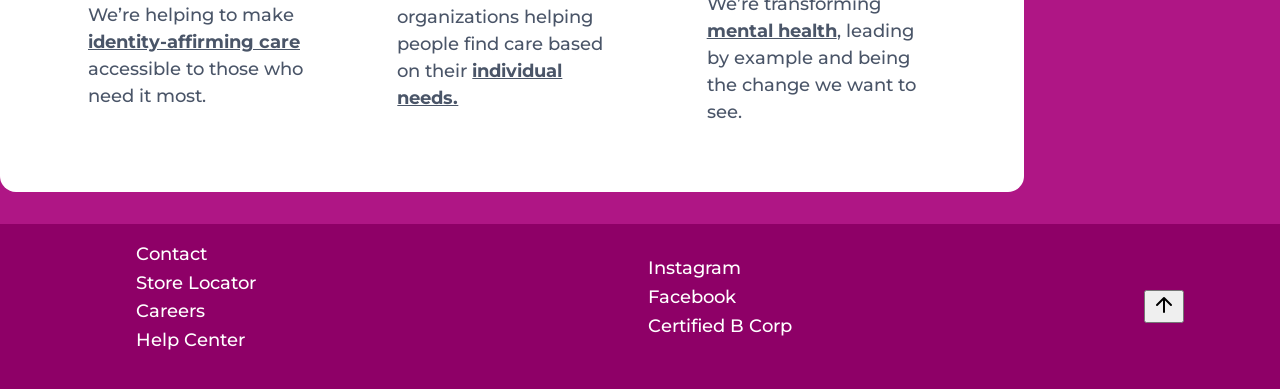
<file: homework3.html>
<!DOCTYPE html>
<html lang="en">

<head>
    <link rel="stylesheet" href="style3.css"> 
    <meta name="viewport" content="width=device-width, initial-scale=1.0">
    <meta charset="UTF-8">
    <title>OLLY - Mental Health Awareness Month</title>
</head>

<body>

    <a href="#MainContent" class="skip-link">Skip to main content</a>

    <header>
        <nav aria-label="Main Navigation" id="myTopnav">
            <a href="index.html" class="logo">
                <img src="media/olly-logo.webp" alt="Olly">
            </a>

            <ul class="nav-links" aria-label="nav-links">
                <li aria-label="nav-link1"><a href="#void">Supplements</a></li>
                <li aria-label="nav-link2"><a href="#void">Physical</a></li>
                <li aria-label="nav-link3"><a href="#void">Rewards</a></li>
                <li aria-label="nav-link4"><a href="#void">Blog</a></li>
                <li aria-label="nav-link5"><a href="/pages/mental-health-awareness-month" aria-current="page">Mission</a></li>
            </ul>
        </nav>
    </header>

    <main id="MainContent" tabindex="-1">
        <section aria-labelledby="hero-heading" id="hero">
            <figure class="hero-media">
                <img
                src="media/mental-health-logo.svg"
                alt="Figure of The Olly Feel-Good Project"
                />
                <figcaption>The Olly Feel-Good Project</figcaption>
            </figure>
            <section class="hero-content" aria-labelledby="hero-content">
                <h1 id="hero-heading">Mental Health Awareness Month</h1>
                <p>
                We’ve made it our mission to champion better wellbeing, for all.
                Equally important: taking the stigma out of seeking mental health support.
                </p>
            </section>
        </section>

        <section aria-labelledby="commitment-heading" id="commitment">
            <section class="commitment-content">
                <h2 id="commitment-heading">The Core Issue</h2>
                <p>
                Mental health is something we all experience, just like physical health. The problem? It's stigmatized in our culture—and <strong>stigma prevents support</strong>.
                </p>
                <img src="media/olly-decor-1.svg" alt="decorative image">
            </section>

            <section class="commitment-content">
                <h3 id="commitment-statistic1">615 million</h3>
                <p>people live with a mental health condition globally.</p>
                <h3 id="commitment-statistic2">60%</h3>
                <p>of people don't get the support they need.</p>
                <h3 id="commitment-statistic3">11 years</h3>
                <p>is the average time people wait before seeking support.</p>
            </section>
        </section>


        <section aria-labelledby="our-actions" id="our-actions">
            <h2 id="our-actions-heading">What We're Doing About It</h2>
            
            <section aria-labelledby="our-actions-grid" id="actions-grid">
                
                <article aria-labelledby="our-actions-card" id="actioncard">
                    <h3>Normalizing the Conversation</h3>
                    <p>We cover topics that span <strong>everyday issues</strong> along with global movements like Mental Health Awareness Month.</p>
                    <img src="media/olly-decor-2.svg" alt="decorative image">
                </article>
                <article aria-labelledby="our-actions-card" id="actioncard">
                    <h3>Walking the Talk</h3>
                    <p>We're committed to transforming our culture to radically center around mental wellness.</p>
                    <h4>How we're doing this:</h4>
                    <ul aria-label="ouractions-list">
                        <li aria-label="ouractions-list1">Every last Friday of the month is a <strong>Mental Health Day</strong></li>
                        <li aria-label="ouractions-list2">Ongoing training for managers and leaders</li>
                        <li aria-label="ouractions-list3">Respect flexible work schedules</li>
                    </ul>
                </article>
                <article aria-labelledby="our-actions-card" id="actioncard">
                    <h3>Grants and Partnerships</h3>
                    <p>Our Social Mission launched in 2021 with The JED Foundation.</p>
                    <p>We helped fund their <strong>Let's Talk Program</strong>, which provides allyship training to high school staff.</p>
                    <img src="media/olly-decor-3.svg" alt="decorative image">
                </article>
            
            </section>
        
        </section>


        <section aria-labelledby="whats-next" id="whats-next">
            <h2 id="whats-next-heading">What's Next</h2>

                <section aria-labelledby="whats-next-content" id="whats-next-content">
                    <h3>Olly has committed to making $1.5M in grants over the next three years.</h3>
                    
                    <section aria-labelledby="whats-next-grid" id="whats-next-grid">
                        
                        <article aria-labelledby="whats-next-card" id="whats-next-card">
                            <img src="media/olly-decor-4.svg" alt="decorative image">
                            <p>We’re helping to make <strong>identity-affirming care</strong> accessible to those who need it most.</p>
                        </article>
                        <article aria-labelledby="whats-next-card" id="whats-next-card">
                            <img src="media/olly-decor-5.svg" alt="decorative image">
                            <p>We’re advancing organizations helping people find care based on their <strong>individual needs.</strong></p>
                        </article>
                        <article aria-labelledby="whats-next-card" id="whats-next-card">
                            <img src="media/olly-decor-6.svg" alt="decorative image">
                            <p>We’re transforming <strong>mental health</strong>, leading by example and being the change we want to see.</p>
                        </article>
                    
                    </section>
                
                </section>

        </section>
    </main>


  <a href="#MainContent" class="skip-link">Skip footer links</a>


    <footer>
  <nav aria-label="Footer-navigation">
    <ul aria-label="nav-links">
      <li aria-label="nav-link1"><a href="#void">Contact</a></li>
      <li aria-label="nav-link2"><a href="#void">Store Locator</a></li>
      <li aria-label="nav-link3"><a href="#void">Careers</a></li>
      <li aria-label="nav-link4"><a href="#void">Help Center</a></li>
    </ul>
  </nav>

  <nav aria-label="Social-links">
    <ul aria-label="social-links">
      <li aria-label="social-link1"><a href="#void">Instagram</a></li>
      <li aria-label="social-link2"><a href="#void">Facebook</a></li>
      <li aria-label="social-link3"><a href="#void">Certified B Corp</a></li>
    </ul>
  </nav>

  <button id="backToTop" class="back-to-top" aria-label="Back to top">
  <a href="#MainContent" class="skip-link">Skip footer links</a>
  <svg width="24" height="24" viewBox="0 0 24 24" fill="none" xmlns="http://www.w3.org/2000/svg" aria-hidden="true">
    <path d="M12 19V5M5 12L12 5L19 12" stroke="currentColor" stroke-width="2" stroke-linecap="round" stroke-linejoin="round"/>
  </svg>
</button>
</footer>

</body>

</html>
</file>
<file: style.css>
:root {
    --color-accent: #c4cdd5;
    --color-body-text: #161d25;
    --color-main-background: #fff;
    --color-border: #849bb6;

    --font-heading: Helvetica, Arial, sans-serif;
    --font-body: Helvetica, Arial, sans-serif;
    --font-body-weight: 400;
    --font-body-style: normal;
    --font-body-bold-weight: 700;
  }
  


@font-face {
    font-family:"Montserrat";
    src: url(fonts/Montserrat-Bold.ttf) format('truetype');
    font-weight: 700;
    font-style: normal;
  }

@font-face {
    font-family:"Montserrat";
    src: url(fonts/Montserrat-Medium.ttf) format('truetype');
    font-weight: 300;
    font-style: normal;
}



/* =========================================================
   Base Typography & Readability
   ========================================================= */


body {
  font-family: "Montserrat",Helvetica, Arial, sans-serif;
  font-size: clamp(1rem, 0.95rem + 0.25vw, 1.125rem);
  line-height: 1.6;
  color: #ffffff;
  background-color: #AF1685;
  margin:0px;
}

*,
*::before,
*::after {
  box-sizing: border-box;
}

/* =========================================================
   Skip Navigation Link
   ========================================================= */
.skip-link {
  position: absolute;
  top: -100%;
  left: 0;
  padding: 0.5rem 1rem;
  background-color: #ffffff;
  color: #161d25;
  z-index: 1000;
}

.skip-link:focus {
  top: 0;
  outline: 3px solid #ff8c00;
}

/* =========================================================
   Top Navigation Layout
   ========================================================= */
#myTopnav {
  display: flex;
  align-items: center;
  justify-content: space-between;
  padding: 1rem 1.5rem;
  max-width: 100%;
  margin: 0 auto;
  text-align: left;
  background-color: #ffffff;
}

/* Logo */
#myTopnav .logo {
  max-width: 5rem;
  text-decoration: none;
  color: #161d25;
}

/* Navigation List */
#myTopnav ul {
  display: flex;
  gap: 1.5rem;
  list-style: none;
  margin: 0;
  padding: 0;
}

/* =========================================================
   Links & States
   ========================================================= */
#myTopnav a {
  font-size: clamp(0.875rem, 0.83rem + 0.2vw, 0.95rem);
  color: #3a3a3a;
  text-decoration: none;
  padding: 0.5rem;
}

/* Hover & Focus (not color-only) */
#myTopnav a:hover,
#myTopnav a:focus-visible {
  text-decoration: none;
  color: #AF1685;
  border-bottom: 3px solid currentColor;
}

/* Current Page Indicator */
#myTopnav a[aria-current="page"] {
  font-weight: 600;
  color: #AF1685;
  border-bottom: 3px solid #AF1685;
}

/* =========================================================
   Keyboard Navigation & Focus Visibility
   ========================================================= */
a:focus-visible {
  outline: 3px solid #ff8c00;
  outline-offset: 3px;
}

a:focus:not(:focus-visible) {
  outline: none;
}

/* =========================================================
   Screen Reader Enhancements
   ========================================================= */
/* Ensure current page is announced even if color is missed */
#myTopnav a[aria-current="page"]::after {
  content: " (current page)";
  position: absolute;
  left: -9999px;
}



main {
  /* max-width: 65ch; */
  margin: 0 auto;
  text-align: left;              /* avoid centered body text */
}

#hero {
  display: grid;
  grid-template-columns: minmax(200px, 1fr) 2fr;
  gap: 2rem;
  align-items: center;
  max-width: 65ch;
  margin: 0 auto;
  padding: 3rem 1.5rem;
}

#hero p{
    color:#ffffff
}



#commitment{
    display: grid;
    grid-template-columns: 1fr 1fr;
    gap: 2rem;
    background-color: #ffffff;
    color:#AF1685;
    padding: 2rem 2rem;
    border-radius: 1rem;
    max-width:80%;
    justify-self: center;
}

#commitment h3{
    color: #EC5745;
}

#actions-grid{
    display:grid;
    grid-template-columns: 1fr 1fr 1fr;
    gap:2rem;
    max-width: 80%;
    justify-self: center;
}

#our-actions h2{
    text-align: center;
    margin-top: 3rem;
}

#actioncard {
    background-color: #ffffff;
    color:#AF1685;
    padding: 1rem 1.5rem;
    border-radius: 1rem;
}

#actioncard h3{
    color: #EC5745;
    font-weight: 700;
    font-family:"Montserrat";
}

#actioncard h4{
    color: #EC5745;
    font-size: 1rem;
    margin-bottom: 1rem;
}

#actioncard ul{
    color: #4a5568;
    font-size: 1rem;
    padding-left:1rem;
}

#actioncard img{
    display: flex;
    justify-self: center;
    height: 5rem;
}

#whats-next-content{
    background-color: #ffffff;
    justify-self: center;
    max-width: 80%;
    padding: 2rem 4rem;
    border-radius: 1rem;
}

#whats-next h2{
    margin-top: 2rem;
    text-align: center;
    margin-bottom: 1rem;
    color:#ffffff;
}

#whats-next-content h3{
    color:#EC5745;
    text-align: center;
}

#whats-next-grid{
    display: grid;
    grid-template-columns: 1fr 1fr 1fr;
    gap: 2rem;
}

#whats-next-card{
    background-color: #ffffff;
    color:#AF1685;
    padding: 1rem 1.5rem;
    border-radius: 1rem;
}

#whats-next-card img{
    justify-self: center;
    }

footer{
  display: flex;
  align-items: center;
  justify-content: space-between;
  padding: 1rem 6rem;
  max-width: 100%;
  margin-top: 2rem;
  text-align: left;
  background-color: #8E0067;
  color:#ffffff;
}


footer ul{
    text-decoration: none;
    list-style: none;
}   

footer a{
    color:#ffffff;
    text-decoration: none;

}


footer a:hover,
footer a:focus-visible {
  color: #FFDC83;              /* hover color */
  text-decoration: underline; /* non-color cue */
}



/* Typography Start*/
h1 {
  font-size: clamp(1.8rem, 1.5rem + 1vw, 2.4rem);
  line-height: 1.25;
  margin-bottom: 1rem;
}

h2 {
  font-size: clamp(1.4rem, 1.5rem + 0.8vw, 1.8rem);
  line-height: 1.3;
  margin-bottom: 0.75rem;
}

h3 {
    font-size: clamp(1.2rem, 1rem + 0.5vw, 1.5rem);
    line-height: 1;
    margin-bottom: 1rem;
}

h4 {
  font-size: clamp(1rem, 0.9rem + 0.3vw, 1.25rem);
  line-height: 1.2;
  margin-bottom: 0.5rem;
}

p {
  font-size: clamp(1rem, 0.95rem + 0.25vw, 1.125rem);
  line-height: 1.5;
  /* margin-bottom: 1rem; */
  color: #4a5568; 
}


ul {
  /* list-style: none; */
  /* padding: 0; */
  /* margin: 2rem 0; */
  margin-top: 0rem;
}

li {
  /* margin-bottom: 2rem; */
}

strong {
  font-weight: 600;
  text-decoration: underline; /* not color-only emphasis */
}
/* Typography End*/


/* logo */
img {
  max-width: 100%;
  height: auto;
  display: block;
}


/* =========================================================
   Responsive Layout & Typography
   ========================================================= */
@media (max-width: 48rem) {
  #myTopnav {
    flex-direction: column;
    align-items: flex-start;
    gap: 1rem;
  }

  #myTopnav ul {
    flex-wrap: wrap;
    gap: 1rem;
  }
}

/* =========================================================
   Respect User Preferences
   ========================================================= */
@media (prefers-reduced-motion: reduce) {
  * {
    transition: none !important;
  }
}

@media (prefers-contrast: more) {
  #myTopnav a {
    color: #0000ee;
  }

  #myTopnav a:hover,
  #myTopnav a:focus-visible {
    color: #00008b;
  }

  a:focus-visible {
    outline-color: #000000;
  }
}





/* Responsive Nav CSS Start*/
/* ===== Topnav ===== */
.topnav {
  display: flex;
  justify-content: space-between;
  align-items: center;
  padding: 0.5rem 1rem;
  background-color: #0b2a4a;
}

.topnav .logo img {
  max-height: 3rem;
}

.nav-links {
  display: flex;
  gap: 1rem;
}

.nav-links a {
  color: #fff;
  text-decoration: none;
  font-size: 1rem;
}

.nav-links a:focus-visible {
  outline: 3px solid #ff8c00;
  outline-offset: 3px;
}

/* Hamburger */
.icon {
  display: none;
  background: none;
  border: none;
  font-size: 1.5rem;
  cursor: pointer;
}

.icon:focus-visible {
  outline: 3px solid #ff8c00;
  outline-offset: 3px;
}

/* ===== Sidepanel ===== */
.sidepanel {
  height: 100%;
  width: 0;
  position: fixed;
  z-index: 1000;
  top: 0;
  right: 0;
  background-color: #0b2a4a;
  overflow-x: hidden;
  padding-top: 3.75rem;
  transition: width 0.4s ease;
}

.sidepanel[aria-hidden="false"] {
  width: 280px;
}

.sidepanel a {
  display: block;
  padding: 1rem 1.25rem;
  font-size: 1.125rem;
  color: #fff;
  text-decoration: none;
}

.sidepanel a:hover,
.sidepanel a:focus-visible {
  text-decoration: underline;
}

.closebtn {
  position: absolute;
  top: 1rem;
  right: 1rem;
  font-size: 2rem;
  min-width: 48px;
  min-height: 48px;
  display: flex;
  align-items: center;
  justify-content: center;
}

.closebtn:focus-visible {
  outline: 3px solid #ff8c00;
  outline-offset: 3px;
}

/* ===== Responsive ===== */
@media screen and (max-width: 1000px) {
  .nav-links {
    display: none;
  }

  .icon {
    display: inline-flex;
    align-items: center;
    justify-content: center;
    min-width: 48px;
    min-height: 48px;
    }

    #hero {
    grid-template-columns: 1fr;
    }

    #hero img {
    justify-self: center;
    }

    #commitment{
        grid-template-columns: 1fr;
        text-align: left;
        max-width: 90%;
    }

    #commitment h3{
        margin-top: 1rem;
    }

    #actions-grid{
    grid-template-columns: 1fr;
    max-width: 90%;
    }


    #whats-next-content{
        padding: 1rem;
        max-width: 90%;
    }

    #whats-next h3{
        margin-top: 1.5rem;
        text-align: left;
    }

    #whats-next-grid{
    grid-template-columns: 1fr;
    }

    #whats-next-card{
    padding: 0;
    max-width: 100%;
    }

    #whats-next-card img{
    justify-self: center;
    }

    footer {
    flex-direction: column;
    padding:1rem 1rem 2rem;
    gap:1.5rem;
    text-align: center;
    }

    footer ul{
        list-style: none;
        margin: 0;
        padding: 0;
    }
}


/* ===== Reduced Motion ===== */
@media (prefers-reduced-motion: reduce) {
  .sidepanel {
    transition: none;
  }
}

/* ===== Small height screens ===== */
@media screen and (max-height: 450px) {

    .sidepanel {
    padding-top: 1rem;
  }

  .sidepanel a {
    font-size: 1rem;
  }

  .logo img{
    justify-content: center;
  }

}
</file>
<file: style.finalcontact.css>
:root {
  --color-accent: #8E0067;
  --color-body-text: #161d25;
  --color-main-background: #fff;
  --color-border: #849bb6;

  --font-heading: Helvetica, Arial, sans-serif;
  --font-body: Helvetica, Arial, sans-serif;
  --font-body-weight: 400;
  --font-body-style: normal;
  --font-body-bold-weight: 700;
}
  


@font-face {
    font-family:"Montserrat";
    src: url(fonts/Montserrat-Bold.ttf) format('truetype');
    font-weight: 700;
    font-style: "strong";
  }

@font-face {
    font-family:"Montserrat";
    src: url(fonts/Montserrat-Medium.ttf) format('truetype');
    font-weight: 300;
    font-style: normal;
}



/* Base Styles Start ============ */
    main {
        margin: 0;
        text-align: left;
    }

    body {
    font-family: "Montserrat",Helvetica, Arial, sans-serif;
    font-size: clamp(1rem, 0.95rem + 0.25vw, 1.125rem);
    line-height: 1.6;
    color: #ffffff;
    background-image: linear-gradient(45deg,#b13b10, #8e006b);
    margin:0px;
    }

    *,
    *::before,
    *::after {
    box-sizing: border-box;
    }

    img {
        max-width: 100%;
        height: auto;
        display: block;
    }
/* Base Styles END ============ */


/* Typography Start ============*/
    h1 {
    font-size: clamp(1.8rem, 1.5rem + 1vw, 2.4rem);
    line-height: 1.25;
    margin-bottom: 1rem;
    }

    h2 {
    font-size: clamp(1.4rem, 1.5rem + 0.8vw, 1.8rem);
    line-height: 1.3;
    margin-bottom: 0.75rem;
    }

    h3 {
        font-size: clamp(1.2rem, 1rem + 0.5vw, 1.5rem);
        line-height: 1;
        margin-bottom: 1rem;
    }

    h4 {
    font-size: clamp(2rem, 0.1rem + 0.3vw, 1.25rem);
    line-height: 1.2;
    margin-bottom: 0.5rem;
    color:#ffffff;
    text-align: center;
    }

    p {
    font-size: clamp(1rem, 0.95rem + 0.25vw, 1.125rem);
    line-height: 1.5;
    /* margin-bottom: 1rem; */
    color: #4a5568; 
    }

    ul {
    margin-top: 0rem;
    }

    strong {
    font-weight: 600;
    text-decoration: underline; /* not color-only emphasis */
    }

    /* accessibility keyboard navigation focus styles */
    a:focus-visible {
    outline: 3px solid #ff8c00;
    outline-offset: 3px;
    }

    a:focus:not(:focus-visible) {
    outline: none;
    }
/* Typography End ================ */


/* =========================================================
Skip Navigation Links START
========================================================= */
   .skip-navlink {
      position: absolute;
      top: -100%;
      left: 1rem;
      background: #8E0067;
      color: #fff;
      padding: 0.5rem 1rem;
      font-size: 0.875rem;
      border-radius: 10px;
      text-decoration: none;
      z-index: 100;
      transition: top 0.2s;
    }

    .skip-navlink:focus {
    top: 2%;
    outline: 3px solid #ff8c00;
    }

    .skip-footerlink {
        position: fixed;
        top: 100%;
        left: 1rem;
        background: #ffffff;
        color: #8E0067;
        padding: 0.5rem 1rem;
        font-size: 0.875rem;
        border-radius: 10px;
        text-decoration: none;
        z-index: 100;
        transition: top 0.2s;
    }
    .skip-footerlink:focus { 
        top: 70%; 
        color: #8E0067;  
        outline: 3px solid #ff8c00;

    }

    /* .skip-footerlink:focus {
    top: 50%;
    outline: 3px solid #ff8c00;
    } */

    .skip-footerlink a:hover,
    footer a:focus-visible {
        color: #8E0067;    
    }

/* =========================================================
Skip Navigation Links END
========================================================= */



/* =========================================================
Top Navigation Layout START
========================================================= */
    #myTopnav {
    display: flex;
    align-items: center;
    justify-content: space-between;
    padding: 1rem 1.5rem;
    max-width: 100%;
    margin: 0 auto;
    text-align: left;
    background-color: #ffffff;
    }

    #myTopnav ul {
    display: flex;
    gap: 1.5rem;
    list-style: none;
    margin: 0;
    padding: 0;
    }

    #myTopnav .logo {
    max-width: 5rem;
    text-decoration: none;
    /* color: #161d25; */
    }

    /* topnav link microinteractions */
    #myTopnav a {
    font-size: clamp(0.875rem, 0.83rem + 0.2vw, 0.95rem);
    color: #3a3a3a;
    text-decoration: none;
    padding: 0.5rem;
    }

    /* Hover & Focus (not color-only) */
    #myTopnav a:hover,
    #myTopnav a:focus-visible {
    text-decoration: none;
    color: #8e006b;
    border-bottom: 3px solid currentColor;
    }

    /* Current Page Indicator */
    #myTopnav a[aria-current="page"] {
    font-weight: 600;
    color: #8e006b;
    border-bottom: 3px solid #8e006b;
    }

    /* Ensure current page is announced even if color is missed */
    #myTopnav a[aria-current="page"]::after {
    content: " (current page)";
    position: absolute;
    left: -9999px;
    }
/* =========================================================
Top Navigation Layout END
========================================================= */





/* =========================================================
Mission Page Style START
========================================================= */
    #hero {
    display: grid;
    grid-template-columns: 1fr 2fr;
    gap: 2rem;
    justify-self: center;
    max-width: 65ch;
    margin: 0;
    padding: 3rem 1.5rem;
    }

    #hero p{
        color:#ffffff
    }

    figcaption {
    font-size: 0.6em; /* Adjusts the text size relative to the parent font size */
    color: #ffffff;      /* Changes the text color to a dark gray */
    text-align: center; /* Centers the caption text */
    margin-top: .7rem;
    padding: 10px 0; /* Adds spacing above and below the caption */
    }



    #commitment{
        display: grid;
        grid-template-columns: 1fr 1fr;
        gap: 2rem;
        background-color: #ffffff;
        color:#A3147D;
        padding: 2rem 2rem;
        border-radius: 1rem;
        max-width:80%;
        justify-self: center;
    }

    #commitment h3{
        color: #A72011;
    }

    #actions-grid{
        display:grid;
        grid-template-columns: 1fr 1fr 1fr;
        gap:2rem;
        max-width: 80%;
        justify-self: center;
    }

    #our-actions h2{
        text-align: center;
        margin-top: 3rem;
    }

    #actioncard {
        background-color: #ffffff;
        color:#AF1685;
        padding: 1rem 1.5rem;
        border-radius: 1rem;
    }

    #actioncard h3{
        color: #AA0060;
        font-weight: 700;
        font-family:"Montserrat";
    }

    #actioncard h4{
        color: #AA0060;
        font-size: 1rem;
        text-align: left;
    }

    #actioncard ul{
        color: #4a5568;
        font-size: 1rem;
        padding-left:1rem;
    }

    #actioncard img{
        display: flex;
        justify-self: center;
        height: 5rem;
    }

    #whats-next-content{
        background-color: #ffffff;
        justify-self: center;
        max-width: 80%;
        padding: 2rem 4rem;
        border-radius: 1rem;
        margin-bottom: 2rem;

    }

    #whats-next h2{
        margin-top: 2rem;
        text-align: center;
        margin-bottom: 1rem;
        color:#ffffff;
    }

    #whats-next-content h3{
        color:#AA0060;
        text-align: center;
    }

    #whats-next-grid{
        display: grid;
        grid-template-columns: 1fr 1fr 1fr;
        gap: 2rem;
    }

    #whats-next-card{
        background-color: #ffffff;
        color:#AF1685;
        padding: 1rem 1.5rem;
        border-radius: 1rem;
    }

    #whats-next-card img{
        justify-self: center;
        }

/* =========================================================
Mission Page Style END
========================================================= */



/* =========================================================
Rewards Page Style START
========================================================= */

    /* hero styling START-----------------------------------*/
    #reward-hero-section {
    display: grid;
    grid-template-columns: 1fr 2fr;
    gap: 2rem;
    align-items: center;
    padding: 3rem 10rem 3rem 10rem;
    max-width:100%;
    justify-self: center;
    background-image: linear-gradient(45deg,#981a29, #a61c84);
    }

    #reward-hero-section p{
        color:#ffffff
    }

    .reward-button {
        padding: 0.75rem 1.5rem;
        background: #ffffff;
        border: 2px solid #981a29;
        border-radius: 3rem;
        color: #AF1685;
        font-family: 'montserrat', Arial, Helvetica, sans-serif;
        max-height: 3rem;
        font-weight: 600;

    }

    .reward-button a{
        font-family: 'montserrat', Arial, Helvetica, sans-serif;
        text-decoration: none;
        color: #ffffff ;
    }

    .reward-button:hover {
        font-size: 1.001rem;
        transition: 600ms, color 600ms, box-shadow 0.2s, transform 600ms;
        cursor: pointer;
    }

    .reward-button:hover a{
        text-decoration: none;
        color: #ffffff ;
        border-color: #ff8c00;
        font-size: large;
        transition-duration: 600ms;
    }
    /* hero styling END-----------------------------------*/

    /* ways to earn points section styling START-----------------------------------*/
    #earn-points-section{
        background-color: #ffffff;
    }

    #earn-points-heading{
        text-align: center;
        margin-top: 0rem;
        padding-top: 4rem;  
        color:#AF1685;
        background-color:#ffffff;
      
    }

    #earn-points-heading h2{
        text-align: center;
        color:#A3147D;
    }
    
    #earn-points-grid h3{
        color: #760259;
        font-weight: 700;
        font-family:"Montserrat";
    }

    #earn-points-grid {
    display: grid;
    grid-template-columns: repeat(4, 1fr);
    gap: 3rem;
    align-items: top;
    text-align: center;
    padding: 3rem;
    padding-top: 2rem;
    max-width:100%;
    justify-self: center;
    background-color: #ffffff;
    }    


    #rewards-icon{
        color:#760259;
        font-size: 3rem;
        text-align: center;
        justify-content: center;
    } 


    /* how to use points styling START-----------------------------------*/
    #use-points-section{
        text-align: center;
        color:#ffffff;
        padding-top: 3rem;
        padding-bottom: 3rem;
        display: block;
        background-image: linear-gradient(45deg,#981a29, #a61c84);
    }

    #use-points-section p{
        color:#ffffff;
    }

    #rewards-icon2{
        color:#fec9c3;
        font-size: 4rem;
    }


    #section {
        padding-bottom: 0rem;
    }


    /* how to use points styling END-----------------------------------*/

/* =========================================================
Rewards Page Style END
========================================================= */






/* =========================================================
Style of the contact form START
========================================================= */
    form{
    max-width:600px;
    width:80%;
    margin-top: 2rem;
    justify-content: center;
    margin-left:auto;
    margin-right: auto;
    position:relative;
    padding-top: 2rem;
    background: #ffffff;
    border-top-left-radius: 30px;
    border-top-right-radius: 30px;
    }

    /* Visually hidden utility — hides visually but keeps in AT tree */
    .sr-only {
      position: absolute;
      width: 1px; height: 1px;
      padding: 0; margin: -1px;
      overflow: hidden;
      clip: rect(0,0,0,0);
      white-space: nowrap;
      border: 0;
    }

    @keyframes slideUp {
      from { opacity: 0; transform: translateY(20px); }
      to   { opacity: 1; transform: translateY(0); }
    }

    /* ── Fieldset & Legend ────────────────────────────────── */
    fieldset {
      border: 1px #AF1685;
      padding: 0px;
    }

    fieldset.info > legend {
      margin-bottom: 0.25rem;
      width: 100%;
    }

    fieldset.info > legend h1 {
      font-size: 2rem;
      color: #ffffff;
      line-height: 1.2;
    }

    .field-layout{
      margin: 1rem;
    }

    .required-note {
      font-size: 0.8rem;
      color: #8E0067;
      margin-bottom: 1.5rem;
    }

    .req-star {
      color: #8E0067;
    }

    /* ── Field layout ─────────────────────────────────────── */
    .field-row {
      display: grid;
      grid-template-columns: 1fr 1fr;
      max-width: 100%;
      margin-bottom: 1.25rem;
    }

    label {
      font-size: .85rem;
      letter-spacing: 0.1em;
      text-transform: uppercase;
      color: #8E0067;
      margin-bottom: 0.4rem;
    }

    .hint {
      font-size: 0.75rem;
      color: #3e3e3e;
      /* margin-top: 0.02rem; */
    }

    /* ── Inputs & Textarea ────────────────────────────────── */
    input[type="text"],
    input[type="email"],
    input[type="date"],
    textarea {
      width: 100%;
      padding: 0.65rem 0.9rem;
      font-family: 'DM Sans', sans-serif;
      font-size: 1rem;
      color: #3e3e3e;
      background: #ffffff;
      border: 2px solid #c76ec0;
      border-radius: .3rem;
      transition: border-color 0.2s, box-shadow 0.2s;
      cursor:text;
    }



    input[type="date"]::-webkit-calendar-picker-indicator {
    color: #8E0067;
    cursor:pointer
    }

    input::placeholder, textarea::placeholder {
      color: #ae709d;
   }

    input:focus-visible,
    textarea:focus-visible {
      border-color: #ffffff;
      outline: 2px solid #ff8c00;
      outline-offset: 2px;
      box-shadow: 0 0 0 4px #ffb151;
    }

    input:user-invalid,
    textarea:user-invalid {
      border-color: #ff4834;
    }

    input:user-invalid:focus-visible,
    textarea:user-invalid:focus-visible {
      outline-color: var(--error);
      box-shadow: 0 0 0 4px rgba(233,3,133,0.2);
    }

    input:-webkit-autofill {
      -webkit-box-shadow: 0 0 0px 1000px #fff inset;
      -webkit-text-fill-color: var(--ink);
    }

    textarea {
      resize: vertical;
      min-height: 7rem;
    }

    /* ── Actions fieldset ─────────────────────────────────── */
    fieldset.action { margin-top: 1.75rem; }

    /* Legend is visually hidden but announces "Form actions" to AT */
    /* fieldset.action > legend {
      position: absolute;
      width: 1px; height: 1px;
      padding: 0; margin: -1px;
      overflow: hidden;
      clip: rect(0,0,0,0);
      white-space: nowrap;
      border: 0;
    } */

    .actions {
      display: flex;
      gap: 0.75rem;
      align-items: center;
    }

    /* ── Buttons ──────────────────────────────────────────── */
    input[type="submit"],
    input[type="reset"] {
      font-family: 'montserrart', sans-serif;
      font-size: 1rem;
      font-weight: 700;
      text-transform: uppercase;
      border-radius: .3rem;
      cursor: pointer;
      min-height: 3rem;
      min-width: 3rem;
      transition: 0.2s, color 0.2s, border-color 0.2s, box-shadow 0.2s, transform 0.1s;
    }

    input[type="submit"] {
      flex: 1;
      padding: 0.75rem 1.5rem;
      color: #ffffff;
      background: #AF1685;
      border: 2px solid #AF1685;
    }

    input[type="submit"]:hover {
      background: #630049;
      color: #ffffff ;
      border-color: #630049;
      font-size: large;
    }

    input[type="reset"] {
      padding: 0.75rem 1.5rem;
      color: #AF1685;
      background: transparent;
      border: 2px solid #AF1685;
    }

    input[type="reset"]:hover {
        color: #ffffff;
        background: #630049;
        border: 2px solid #ffff;
        font-size: large;
    }

    /* ── Live status region ───────────────────────────────── */
    #form-status {
      margin-top: 1rem;
      font-size: 0.875rem;
      min-height: 1.4em;
      color: var(--ink);
      font-weight: 500;
    }
/* =========================================================
Style of the contact form END
========================================================= */



/* =========================================================
Footer Styling START
========================================================= */
    footer{
    display: flex;
    align-items: center;
    justify-content: space-between;
    padding: 1rem 6rem;
    max-width: 100%;
    max-height: 100%;
    /* margin-top: 2rem; */
    text-align: left;
    background-color: #8E0067;
    color:#ffffff;
    }

    footer ul{
        text-decoration: none;
        list-style: none;
    }   

    footer a{
        color:#ffffff;
        text-decoration: none;
    }

    footer a:hover,
    footer a:focus-visible {
    color: #FFDC83;              /* hover color */
    text-decoration: underline; /* non-color cue */
    }

    .social-links {
    display: flex;
    align-items: center;
    justify-content: space-between;
    }

/* =========================================================
Footer StylingEND
========================================================= */





/* Responsive Layout & Typography START ========================================================= */
    @media (max-width: 48rem) {
    #myTopnav {
        flex-direction: column;
        align-items: flex-start;
        gap: 1rem;
    }

    #myTopnav ul {
        flex-wrap: wrap;
        gap: 1rem;
    }
    }

    /* ===== Responsive for IPAD===== */
    @media screen and (max-width: 1000px) {
        /* .nav-links {
            display: none;
        } */

        #myTopnav {
        flex-direction: column;
        align-items: flex-start;
        gap: 1rem;
        }

        #myTopnav ul {
        flex-wrap: wrap;
        gap: 1rem;
        }

        .icon {
        display: inline-flex;
        align-items: center;
        justify-content: center;
        min-width: 3rem;
        min-height: 3rem;
        }

        #hero {
        grid-template-columns: 1fr;
        padding-top: 1rem;
        gap:1rem;
        justify-self: center;
        max-width: 80%;
        text-align: center;
        }


        #hero img{
        padding: 0px;
        text-align: center;
        justify-self: center;
        }

        #commitment{
        grid-template-columns: 1fr;
        }

        #actions-grid{
        grid-template-columns: 1fr;
        gap:1rem;
        }

        #whats-next-grid{
        grid-template-columns: 1fr;
        gap: .5rem;
        text-align: center;
        }



        #reward-hero-section {
            grid-template-columns: 1fr;
            text-align: center;
            padding: 3rem 1rem 1rem 1rem;
            padding-top: 2rem;
        }

        #earn-points-grid {
            grid-template-columns: 1fr 1fr;
            gap:1rem;
            padding: 3rem 3rem 3rem 3rem;
        }

        footer {
        flex-direction: column;
        padding:1rem 1rem 2rem;
        gap:1.5rem;
        text-align: center;
        }

        footer ul{
        list-style: none;
        margin: 0;
        padding: 0;
        }
    }

    /* ===== Responsive for MOBILE START ===== */
    @media (max-width: 420px) {
        body{
            max-height:100%;
        }

        #hero {
        grid-template-columns: 1fr;
        text-align: center;
        padding-top: 1rem;
        gap:1rem;
        }

        #hero-media{
            text-align: center;
            justify-content: center;
            margin: 0px;
        }

        #hero img{
        padding: 0px;
        }

        #hero-heading{
        margin-top: 0rem;
        }


        #commitment{
        grid-template-columns: 1fr;
        }

        #our-actions h2{
        margin-top: 3rem;
        margin-left: 2rem;
        margin-right: 2rem;
        }

        #actions-grid{
        grid-template-columns: 1fr;
        }

        #whats-next h2{
        margin-top: 3rem;
        margin-left: 2rem;
        margin-right: 2rem;
        }

        #whats-next-grid{
        grid-template-columns: 1fr;
        gap: 1rem;
        }

        #whats-next-content{
        padding: 2rem 2rem;
        text-align: center;
        }

        #earn-points-grid {
            grid-template-columns: 1fr;
            gap:1rem;
            padding: 1rem 3rem 3rem 3rem;
        }
        
        .field-row { grid-template-columns: 1fr; }

        form{
            border-radius: 1rem 1rem 0 0;
        }

        .actions{
        display: flex;
        flex-wrap: wrap;
        flex-direction: column;
        width: 100%;
        }

        input[type="submit"] {
        display:block;
        width: 100%;
        }

        input[type="reset"] {
        display:block;
        width: 100%;
        }
        
        .logo img{
            justify-content: center;
        }

        footer {
        flex-direction: column;
        padding:1rem 1rem 2rem;
        gap:1.5rem;
        text-align: center;
        }

        footer ul{
        list-style: none;
        margin: 0;
        padding: 0;
        }
    }
/* Responsive Layout & Typography END ========================================================= */



/* =================Respect User Preferences START =============*/
    @media (prefers-reduced-motion: reduce) {
        *, *::before, *::after {
            animation-duration: 0.01ms !important;
            transition-duration: 0.01ms !important;
            }
    }
    @media (prefers-contrast: more) {
        #myTopnav a {
            color: #0000ee;
        }

        #myTopnav a:hover,
        #myTopnav a:focus-visible {
            color: #000f71;
        }

        a:focus-visible {
            outline-color: #000000;
        }
    }

    @media (prefers-color-scheme: dark) {
        body {
            background-image: linear-gradient(45deg,#373737, #373737);
            color: #ffffff;
        }

        #myTopnav {
            background-color: #151515;
        }

        #myTopnav a {
            color: #ffffff;
        }

        #myTopnav a:hover,
        #myTopnav a:focus-visible {
            color: #fab8e9;
        }

        #myTopnav a[aria-current="page"] {
        color: #fab8e9;
        border-bottom: 3px solid #fab8e9;
        }

        .logo img{
        filter: brightness(100);
        }


        /* MISSION DARK MODE START---------------- */
        #hero h1{
        color: #fab8e9;
        }

        #commitment {
        background-color: #151515;
        color:#fab8e9;
        }

        #commitment h3{
        color:#ffb4ac;
        }

        #commitment p{
        color:#ffffff;
        }

        #actioncard {
        background-color: #151515;
        }

        #our-actions h2{
        color: #ffffff;
        }

        #actioncard h3{
        color: #fab8e9;     
        }

        #actioncard h4{
        color: #fab8e9;
        }

        #actioncard p{
        color: #ffffff;
        }

        #actioncard ul{
        color: #ffffff;
        }

        #whats-next-content{
        background-color: #151515;
        }

        #whats-next-card{
        background-color: #151515;
        }

        #whats-next h2{
        color:#ffffff;
        }

        #whats-next h3{
        color:#fab8e9;
        }

        #whats-next p{
        color:#ffffff;
        }



            




        /* REWARDS DARK MODE START---------------- */


        #reward-hero-section {
        background-image: linear-gradient(45deg,#323232, #323232);
        }

        #reward-hero-section h1{
        color: #fab8e9;
        }

        .reward-button {
        background: #ffffff;
        border: 2px solid #323232;
        color: #6E0C54;
        font-weight: 600;
        }

        #rewards-icon{
        color:#ffb4ac;
        font-size: 3rem;
        text-align: center;
        justify-content: center;
        } 

        #earn-points-section{
        background-color: #151515;
        padding-bottom: 0px;  
        }

        #earn-points-heading{
        background-color: #151515;
        }

        #earn-points-section h2{
        background-color: #151515;
        color:#ffffff;
        }

        #earn-points-grid{
        background-color: #151515;  
        }

        #earn-points-section h3{
        color:#fab8e9;
        }

        #earn-points-section p{
        color:#ffffff;
        }
        
        #use-points-section{
        background-image: linear-gradient(45deg,#323232, #323232);
        }

        #use-points-section h2{
        color:#fab8e9;
        }

        #rewards-icon2{
        color:#ffb4ac;
        }

        /* REWARDS DARK MODE END---------------- */
        
        
        /* CONTACT DARK MODE START---------------- */

        form{
        background: #151515;
        margin-top: 0rem;
        }

        fieldset {
        border: 1px #c7c7c7;
        padding: 0px;
        }

        label {
        color: #ffffff;
        }

        .hint {
        color: #c7c7c7;
        }

        input[type="text"],
        input[type="email"],
        input[type="date"],
        textarea {
        color:#fff;
        background: #373737;
        border: 2px solid #929292;
        }

        .required-note {
        color: #c7c7c7;
        }

        .req-star {
        color: #c7c7c7;
        }

        input::placeholder, textarea::placeholder {
        color: #898989;
        }

        input:user-invalid:focus-visible,
        textarea:user-invalid:focus-visible {
        outline-color: #ff0000;
        box-shadow: 0 0 0 4px rgba(233, 3, 3, 0.2);
        }

        input:-webkit-autofill {
        -webkit-box-shadow: 0 0 0px 1000px #adadad inset;
        -webkit-text-fill-color: var(--ink);
        }

        input[type="date"]::-webkit-calendar-picker-indicator {
        background-color: #bbbbbb;
        border-radius: .5rem;
        }

        input[type="submit"] {
        color: #65004a;
        background: #fab8e9;
        border: 2px solid #fab8e9;
        }

        input[type="submit"]:hover {
        background: #8E0067;
        color: #ffffff ;
        border-color: #8E0067;
        font-size: smaller;
        }

        input[type="reset"] {
        padding: 0.75rem 1.5rem;
        color: #fab8e9;
        background: transparent;
        border: 2px solid #fab8e9;
        }

        input[type="reset"]:hover {
            color: #ffffff;
            background: #8E0067;
            border: 2px solid #8E0067;
            font-size: smaller;
        }


        footer {
            background-color: #151515;
            color: #ffffff;
        }

        footer a {
            color: #ffffff;
        }

        footer a:hover,
        footer a:focus-visible {
            color: #fab8e9;
        }
    }


/* =================Respect User Preferences END =============*/
</file>
<file: style2.css>
:root {
    --color-accent: #c4cdd5;
    --color-body-text: #161d25;
    --color-main-background: #fff;
    --color-border: #849bb6;

    --font-heading: Helvetica, Arial, sans-serif;
    --font-body: Helvetica, Arial, sans-serif;
    --font-body-weight: 400;
    --font-body-style: normal;
    --font-body-bold-weight: 700;
  }
  


@font-face {
    font-family:"Montserrat";
    src: url(fonts/Montserrat-Bold.ttf) format('truetype');
    font-weight: 700;
    font-style: normal;
  }

@font-face {
    font-family:"Montserrat";
    src: url(fonts/Montserrat-Medium.ttf) format('truetype');
    font-weight: 300;
    font-style: normal;
}



/* =========================================================
   Base Typography & Readability
   ========================================================= */


body {
  font-family: "Montserrat",Helvetica, Arial, sans-serif;
  font-size: clamp(1rem, 0.95rem + 0.25vw, 1.125rem);
  line-height: 1.6;
  color: #ffffff;
  background-color: #AF1685;
  margin:0px;
}

*,
*::before,
*::after {
  box-sizing: border-box;
}

/* =========================================================
   Skip Navigation Link
   ========================================================= */
.skip-link {
  position: absolute;
  top: -100%;
  left: 0;
  padding: 0.5rem 1rem;
  background-color: #ffffff;
  color: #161d25;
  z-index: 1000;
}

.skip-link:focus {
  top: 0;
  outline: 3px solid #ff8c00;
}

/* =========================================================
   Top Navigation Layout
   ========================================================= */
#myTopnav {
  display: flex;
  align-items: center;
  justify-content: space-between;
  padding: 1rem 1.5rem;
  max-width: 100%;
  margin: 0 auto;
  text-align: left;
  background-color: #ffffff;
}

/* Logo */
#myTopnav .logo {
  max-width: 5rem;
  text-decoration: none;
  color: #161d25;
}

/* Navigation List */
#myTopnav ul {
  display: flex;
  gap: 1.5rem;
  list-style: none;
  margin: 0;
  padding: 0;
}

/* =========================================================
   Links & States
   ========================================================= */
#myTopnav a {
  font-size: clamp(0.875rem, 0.83rem + 0.2vw, 0.95rem);
  color: #3a3a3a;
  text-decoration: none;
  padding: 0.5rem;
}

/* Hover & Focus (not color-only) */
#myTopnav a:hover,
#myTopnav a:focus-visible {
  text-decoration: none;
  color: #AF1685;
  border-bottom: 3px solid currentColor;
}

/* Current Page Indicator */
#myTopnav a[aria-current="page"] {
  font-weight: 600;
  color: #AF1685;
  border-bottom: 3px solid #AF1685;
}

/* =========================================================
   Keyboard Navigation & Focus Visibility
   ========================================================= */
a:focus-visible {
  outline: 3px solid #ff8c00;
  outline-offset: 3px;
}

a:focus:not(:focus-visible) {
  outline: none;
}

/* =========================================================
   Screen Reader Enhancements
   ========================================================= */
/* Ensure current page is announced even if color is missed */
#myTopnav a[aria-current="page"]::after {
  content: " (current page)";
  position: absolute;
  left: -9999px;
}



main {
  /* max-width: 65ch; */
  margin: 0 auto;
  text-align: left;              /* avoid centered body text */
}

#hero {
  display: grid;
  grid-template-columns: minmax(200px, 1fr) 2fr;
  gap: 2rem;
  align-items: center;
  max-width: 65ch;
  margin: 0 auto;
  padding: 3rem 1.5rem;
}

#hero p{
    color:#ffffff
}



#commitment{
    display: grid;
    grid-template-columns: 1fr 1fr;
    gap: 2rem;
    background-color: #ffffff;
    color:#AF1685;
    padding: 2rem 2rem;
    border-radius: 1rem;
    max-width:80%;
    justify-self: center;
}

#commitment h3{
    color: #EC5745;
}

#actions-grid{
    display:grid;
    grid-template-columns: 1fr 1fr 1fr;
    gap:2rem;
    max-width: 80%;
    justify-self: center;
}

#our-actions h2{
    text-align: center;
    margin-top: 3rem;
}

#actioncard {
    background-color: #ffffff;
    color:#AF1685;
    padding: 1rem 1.5rem;
    border-radius: 1rem;
}

#actioncard h3{
    color: #EC5745;
    font-weight: 700;
    font-family:"Montserrat";
}

#actioncard h4{
    color: #EC5745;
    font-size: 1rem;
    margin-bottom: 1rem;
}

#actioncard ul{
    color: #4a5568;
    font-size: 1rem;
    padding-left:1rem;
}

#actioncard img{
    display: flex;
    justify-self: center;
    height: 5rem;
}

#whats-next-content{
    background-color: #ffffff;
    justify-self: center;
    max-width: 80%;
    padding: 2rem 4rem;
    border-radius: 1rem;
}

#whats-next h2{
    margin-top: 2rem;
    text-align: center;
    margin-bottom: 1rem;
    color:#ffffff;
}

#whats-next-content h3{
    color:#EC5745;
    text-align: center;
}

#whats-next-grid{
    display: grid;
    grid-template-columns: 1fr 1fr 1fr;
    gap: 2rem;
}

#whats-next-card{
    background-color: #ffffff;
    color:#AF1685;
    padding: 1rem 1.5rem;
    border-radius: 1rem;
}

#whats-next-card img{
    justify-self: center;
    }

footer{
  display: flex;
  align-items: center;
  justify-content: space-between;
  padding: 1rem 6rem;
  max-width: 100%;
  margin-top: 2rem;
  text-align: left;
  background-color: #8E0067;
  color:#ffffff;
}


footer ul{
    text-decoration: none;
    list-style: none;
}   

footer a{
    color:#ffffff;
    text-decoration: none;

}


footer a:hover,
footer a:focus-visible {
  color: #FFDC83;              /* hover color */
  text-decoration: underline; /* non-color cue */
}



/* Typography Start*/
h1 {
  font-size: clamp(1.8rem, 1.5rem + 1vw, 2.4rem);
  line-height: 1.25;
  margin-bottom: 1rem;
}

h2 {
  font-size: clamp(1.4rem, 1.5rem + 0.8vw, 1.8rem);
  line-height: 1.3;
  margin-bottom: 0.75rem;
}

h3 {
    font-size: clamp(1.2rem, 1rem + 0.5vw, 1.5rem);
    line-height: 1;
    margin-bottom: 1rem;
}

h4 {
  font-size: clamp(1rem, 0.9rem + 0.3vw, 1.25rem);
  line-height: 1.2;
  margin-bottom: 0.5rem;
}

p {
  font-size: clamp(1rem, 0.95rem + 0.25vw, 1.125rem);
  line-height: 1.5;
  /* margin-bottom: 1rem; */
  color: #4a5568; 
}


ul {
  /* list-style: none; */
  /* padding: 0; */
  /* margin: 2rem 0; */
  margin-top: 0rem;
}

li {
  /* margin-bottom: 2rem; */
}

strong {
  font-weight: 600;
  text-decoration: underline; /* not color-only emphasis */
}
/* Typography End*/


/* logo */
img {
  max-width: 100%;
  height: auto;
  display: block;
}


/* =========================================================
   Responsive Layout & Typography
   ========================================================= */
@media (max-width: 48rem) {
  #myTopnav {
    flex-direction: column;
    align-items: flex-start;
    gap: 1rem;
  }

  #myTopnav ul {
    flex-wrap: wrap;
    gap: 1rem;
  }
}

/* =========================================================
   Respect User Preferences
   ========================================================= */
@media (prefers-reduced-motion: reduce) {
  * {
    transition: none !important;
  }
}

@media (prefers-contrast: more) {
  #myTopnav a {
    color: #0000ee;
  }

  #myTopnav a:hover,
  #myTopnav a:focus-visible {
    color: #00008b;
  }

  a:focus-visible {
    outline-color: #000000;
  }
}





/* Responsive Nav CSS Start*/
/* ===== Topnav ===== */
.topnav {
  display: flex;
  justify-content: space-between;
  align-items: center;
  padding: 0.5rem 1rem;
  background-color: #0b2a4a;
}

.topnav .logo img {
  max-height: 3rem;
}

.nav-links {
  display: flex;
  gap: 1rem;
}

.nav-links a {
  color: #fff;
  text-decoration: none;
  font-size: 1rem;
}

.nav-links a:focus-visible {
  outline: 3px solid #ff8c00;
  outline-offset: 3px;
}

/* Hamburger */
.icon {
  display: none;
  background: none;
  border: none;
  font-size: 1.5rem;
  cursor: pointer;
}

.icon:focus-visible {
  outline: 3px solid #ff8c00;
  outline-offset: 3px;
}

/* ===== Sidepanel ===== */
.sidepanel {
  height: 100%;
  width: 0;
  position: fixed;
  z-index: 1000;
  top: 0;
  right: 0;
  background-color: #0b2a4a;
  overflow-x: hidden;
  padding-top: 3.75rem;
  transition: width 0.4s ease;
}

.sidepanel[aria-hidden="false"] {
  width: 280px;
}

.sidepanel a {
  display: block;
  padding: 1rem 1.25rem;
  font-size: 1.125rem;
  color: #fff;
  text-decoration: none;
}

.sidepanel a:hover,
.sidepanel a:focus-visible {
  text-decoration: underline;
}

.closebtn {
  position: absolute;
  top: 1rem;
  right: 1rem;
  font-size: 2rem;
  min-width: 48px;
  min-height: 48px;
  display: flex;
  align-items: center;
  justify-content: center;
}

.closebtn:focus-visible {
  outline: 3px solid #ff8c00;
  outline-offset: 3px;
}

/* ===== Responsive ===== */
@media screen and (max-width: 1000px) {
  .nav-links {
    display: none;
  }

  .icon {
    display: inline-flex;
    align-items: center;
    justify-content: center;
    min-width: 48px;
    min-height: 48px;
    }

    #hero {
    grid-template-columns: 1fr;
    }

    #hero img {
    justify-self: center;
    }

    #commitment{
        grid-template-columns: 1fr;
        text-align: left;
        max-width: 90%;
    }

    #commitment h3{
        margin-top: 1rem;
    }

    #actions-grid{
    grid-template-columns: 1fr;
    max-width: 90%;
    }


    #whats-next-content{
        padding: 1rem;
        max-width: 90%;
    }

    #whats-next h3{
        margin-top: 1.5rem;
        text-align: left;
    }

    #whats-next-grid{
    grid-template-columns: 1fr;
    }

    #whats-next-card{
    padding: 0;
    max-width: 100%;
    }

    #whats-next-card img{
    justify-self: center;
    }

    footer {
    flex-direction: column;
    padding:1rem 1rem 2rem;
    gap:1.5rem;
    text-align: center;
    }

    footer ul{
        list-style: none;
        margin: 0;
        padding: 0;
    }
}


/* ===== Reduced Motion ===== */
@media (prefers-reduced-motion: reduce) {
  .sidepanel {
    transition: none;
  }
}

/* ===== Small height screens ===== */
@media screen and (max-height: 450px) {

    .sidepanel {
    padding-top: 1rem;
  }

  .sidepanel a {
    font-size: 1rem;
  }

  .logo img{
    justify-content: center;
  }

}
</file>
<file: style3.css>
:root {
  --color-accent: #c4cdd5;
  --color-body-text: #161d25;
  --color-main-background: #fff;
  --color-border: #849bb6;

  --font-heading: Helvetica, Arial, sans-serif;
  --font-body: Helvetica, Arial, sans-serif;
  --font-body-weight: 400;
  --font-body-style: normal;
  --font-body-bold-weight: 700;
}
  


@font-face {
    font-family:"Montserrat";
    src: url(fonts/Montserrat-Bold.ttf) format('truetype');
    font-weight: 700;
    font-style: normal;
  }

@font-face {
    font-family:"Montserrat";
    src: url(fonts/Montserrat-Medium.ttf) format('truetype');
    font-weight: 300;
    font-style: normal;
}



/* =========================================================
   Base Typography & Readability
   ========================================================= */


body {
  font-family: "Montserrat",Helvetica, Arial, sans-serif;
  font-size: clamp(1rem, 0.95rem + 0.25vw, 1.125rem);
  line-height: 1.6;
  color: #ffffff;
  background-color: #AF1685;
  margin:0px;
}

*,
*::before,
*::after {
  box-sizing: border-box;
}


/* Typography Start*/
h1 {
  font-size: clamp(1.8rem, 1.5rem + 1vw, 2.4rem);
  line-height: 1.25;
  margin-bottom: 1rem;
}

h2 {
  font-size: clamp(1.4rem, 1.5rem + 0.8vw, 1.8rem);
  line-height: 1.3;
  margin-bottom: 0.75rem;
}

h3 {
    font-size: clamp(1.2rem, 1rem + 0.5vw, 1.5rem);
    line-height: 1;
    margin-bottom: 1rem;
}

h4 {
  font-size: clamp(1rem, 0.9rem + 0.3vw, 1.25rem);
  line-height: 1.2;
  margin-bottom: 0.5rem;
}

p {
  font-size: clamp(1rem, 0.95rem + 0.25vw, 1.125rem);
  line-height: 1.5;
  /* margin-bottom: 1rem; */
  color: #4a5568; 
}


ul {
  /* list-style: none; */
  /* padding: 0; */
  /* margin: 2rem 0; */
  margin-top: 0rem;
}

li {
  /* margin-bottom: 2rem; */
}

strong {
  font-weight: 600;
  text-decoration: underline; /* not color-only emphasis */
}
/* Typography End*/




/* =========================================================
   Skip Navigation Link
   ========================================================= */
.skip-link {
  position: absolute;
  top: -10rem;
  left: 0;
  padding: 0.5rem 1rem;
  background-color: #ffffff;
  color: #161d25;
  z-index: 1000;
  text-decoration: none;
}

.skip-link:focus {
  top: 0;
  outline: 3px solid #ff8c00;
}

/* =========================================================
   Top Navigation Layout
   ========================================================= */
#myTopnav {
  display: flex;
  align-items: center;
  justify-content: space-between;
  padding: 1rem 1.5rem;
  max-width: 100%;
  margin: 0 auto;
  text-align: left;
  background-color: #ffffff;
}

/* Logo */
#myTopnav .logo {
  max-width: 5rem;
  text-decoration: none;
  color: #161d25;
}

/* Navigation List */
#myTopnav ul {
  display: flex;
  gap: 1.5rem;
  list-style: none;
  margin: 0;
  padding: 0;
}

/* =========================================================
   Links & States
   ========================================================= */
#myTopnav a {
  font-size: clamp(0.875rem, 0.83rem + 0.2vw, 0.95rem);
  color: #3a3a3a;
  text-decoration: none;
  padding: 0.5rem;
}

/* Hover & Focus (not color-only) */
#myTopnav a:hover,
#myTopnav a:focus-visible {
  text-decoration: none;
  color: #AF1685;
  border-bottom: 3px solid currentColor;
}

/* Current Page Indicator */
#myTopnav a[aria-current="page"] {
  font-weight: 600;
  color: #AF1685;
  border-bottom: 3px solid #AF1685;
}

/* =========================================================
   Keyboard Navigation & Focus Visibility
   ========================================================= */
a:focus-visible {
  outline: 3px solid #ff8c00;
  outline-offset: 3px;
}

a:focus:not(:focus-visible) {
  outline: none;
}

/* =========================================================
   Screen Reader Enhancements
   ========================================================= */
/* Ensure current page is announced even if color is missed */
#myTopnav a[aria-current="page"]::after {
  content: " (current page)";
  position: absolute;
  left: -9999px;
}



main {
  margin: 0 auto;
  text-align: left;
}

#hero {
  display: grid;
  grid-template-columns: minmax(200px, 1fr) 2fr;
  gap: 2rem;
  align-items: center;
  max-width: 65ch;
  margin: 0 auto;
  padding: 3rem 1.5rem;
}

#hero p{
    color:#ffffff
}

figcaption {
  font-size: 0.7em; /* Adjusts the text size relative to the parent font size */
  color: #ffffff;      /* Changes the text color to a dark gray */
  text-align: center; /* Centers the caption text */
  margin-top: .7rem;
  padding: 10px 0; /* Adds spacing above and below the caption */
}



#commitment{
    display: grid;
    grid-template-columns: 1fr 1fr;
    gap: 2rem;
    background-color: #ffffff;
    color:#AF1685;
    padding: 2rem 2rem;
    border-radius: 1rem;
    max-width:80%;
    justify-self: center;
}

#commitment h3{
    color: #EC5745;
}

#actions-grid{
    display:grid;
    grid-template-columns: 1fr 1fr 1fr;
    gap:2rem;
    max-width: 80%;
    justify-self: center;
}

#our-actions h2{
    text-align: center;
    margin-top: 3rem;
}

#actioncard {
    background-color: #ffffff;
    color:#AF1685;
    padding: 1rem 1.5rem;
    border-radius: 1rem;
}

#actioncard h3{
    color: #EC5745;
    font-weight: 700;
    font-family:"Montserrat";
}

#actioncard h4{
    color: #EC5745;
    font-size: 1rem;
    margin-bottom: 1rem;
}

#actioncard ul{
    color: #4a5568;
    font-size: 1rem;
    padding-left:1rem;
}

#actioncard img{
    display: flex;
    justify-self: center;
    height: 5rem;
}

#whats-next-content{
    background-color: #ffffff;
    justify-self: center;
    max-width: 80%;
    padding: 2rem 4rem;
    border-radius: 1rem;
}

#whats-next h2{
    margin-top: 2rem;
    text-align: center;
    margin-bottom: 1rem;
    color:#ffffff;
}

#whats-next-content h3{
    color:#EC5745;
    text-align: center;
}

#whats-next-grid{
    display: grid;
    grid-template-columns: 1fr 1fr 1fr;
    gap: 2rem;
}

#whats-next-card{
    background-color: #ffffff;
    color:#AF1685;
    padding: 1rem 1.5rem;
    border-radius: 1rem;
}

#whats-next-card img{
    justify-self: center;
    }



/* footer start */
footer{
  display: flex;
  align-items: center;
  justify-content: space-between;
  padding: 1rem 6rem;
  max-width: 100%;
  margin-top: 2rem;
  text-align: left;
  background-color: #8E0067;
  color:#ffffff;
}

footer ul{
    text-decoration: none;
    list-style: none;
}   

footer a{
    color:#ffffff;
    text-decoration: none;
}

footer a:hover,
footer a:focus-visible {
  color: #FFDC83;              /* hover color */
  text-decoration: underline; /* non-color cue */
}
/* footer end */



/* logo */
img {
  max-width: 100%;
  height: auto;
  display: block;
}


/* =========================================================
   Responsive Layout & Typography
   ========================================================= */
@media (max-width: 48rem) {
  #myTopnav {
    flex-direction: column;
    align-items: flex-start;
    gap: 1rem;
  }

  #myTopnav ul {
    flex-wrap: wrap;
    gap: 1rem;
  }
}

/* =========================================================
   Respect User Preferences
   ========================================================= */
@media (prefers-reduced-motion: reduce) {
  * {
    transition: none !important;
  }
}

@media (prefers-contrast: more) {
  #myTopnav a {
    color: #0000ee;
  }

  #myTopnav a:hover,
  #myTopnav a:focus-visible {
    color: #00008b;
  }

  a:focus-visible {
    outline-color: #000000;
  }
}





/* Responsive Nav CSS Start*/
/* ===== Topnav ===== */
.topnav {
  display: flex;
  justify-content: space-between;
  align-items: center;
  padding: 0.5rem 1rem;
  background-color: #0b2a4a;
}

.topnav .logo img {
  max-height: 3rem;
}

.nav-links {
  display: flex;
  gap: 1rem;
}

.nav-links a {
  color: #fff;
  text-decoration: none;
  font-size: 1rem;
}

.nav-links a:focus-visible {
  outline: 3px solid #ff8c00;
  outline-offset: 3px;
}

/* Hamburger */
.icon {
  display: none;
  background: none;
  border: none;
  font-size: 1.5rem;
  cursor: pointer;
}

.icon:focus-visible {
  outline: 3px solid #ff8c00;
  outline-offset: 3px;
}

/* ===== Sidepanel ===== */
.sidepanel {
  height: 100%;
  width: 0;
  position: fixed;
  z-index: 1000;
  top: 0;
  right: 0;
  background-color: #0b2a4a;
  overflow-x: hidden;
  padding-top: 3.75rem;
  transition: width 0.4s ease;
}

.sidepanel[aria-hidden="false"] {
  width: 280px;
}

.sidepanel a {
  display: block;
  padding: 1rem 1.25rem;
  font-size: 1.125rem;
  color: #fff;
  text-decoration: none;
}

.sidepanel a:hover,
.sidepanel a:focus-visible {
  text-decoration: underline;
}

.closebtn {
  position: absolute;
  top: 1rem;
  right: 1rem;
  font-size: 2rem;
  min-width: 48px;
  min-height: 48px;
  display: flex;
  align-items: center;
  justify-content: center;
}

.closebtn:focus-visible {
  outline: 3px solid #ff8c00;
  outline-offset: 3px;
}

/* ===== Responsive ===== */
@media screen and (max-width: 1000px) {
  .nav-links {
    display: none;
  }

  .icon {
    display: inline-flex;
    align-items: center;
    justify-content: center;
    min-width: 48px;
    min-height: 48px;
    }

    #hero {
    grid-template-columns: 1fr;
    }

    #hero img {
    justify-self: center;
    }

    #commitment{
        grid-template-columns: 1fr;
        text-align: left;
        max-width: 90%;
    }

    #commitment h3{
        margin-top: 1rem;
    }

    #actions-grid{
    grid-template-columns: 1fr;
    max-width: 90%;
    }


    #whats-next-content{
        padding: 1rem;
        max-width: 90%;
    }

    #whats-next h3{
        margin-top: 1.5rem;
        text-align: left;
    }

    #whats-next-grid{
    grid-template-columns: 1fr;
    }

    #whats-next-card{
    padding: 0;
    max-width: 100%;
    }

    #whats-next-card img{
    justify-self: center;
    }

    footer {
    flex-direction: column;
    padding:1rem 1rem 2rem;
    gap:1.5rem;
    text-align: center;
    }

    footer ul{
        list-style: none;
        margin: 0;
        padding: 0;
    }
}


/* ===== Reduced Motion ===== */
@media (prefers-reduced-motion: reduce) {
  .sidepanel {
    transition: none;
  }
}

/* ===== Small height screens ===== */
@media screen and (max-height: 450px) {

    .sidepanel {
    padding-top: 1rem;
  }

  .sidepanel a {
    font-size: 1rem;
  }

  .logo img{
    justify-content: center;
  }

}
</file>
